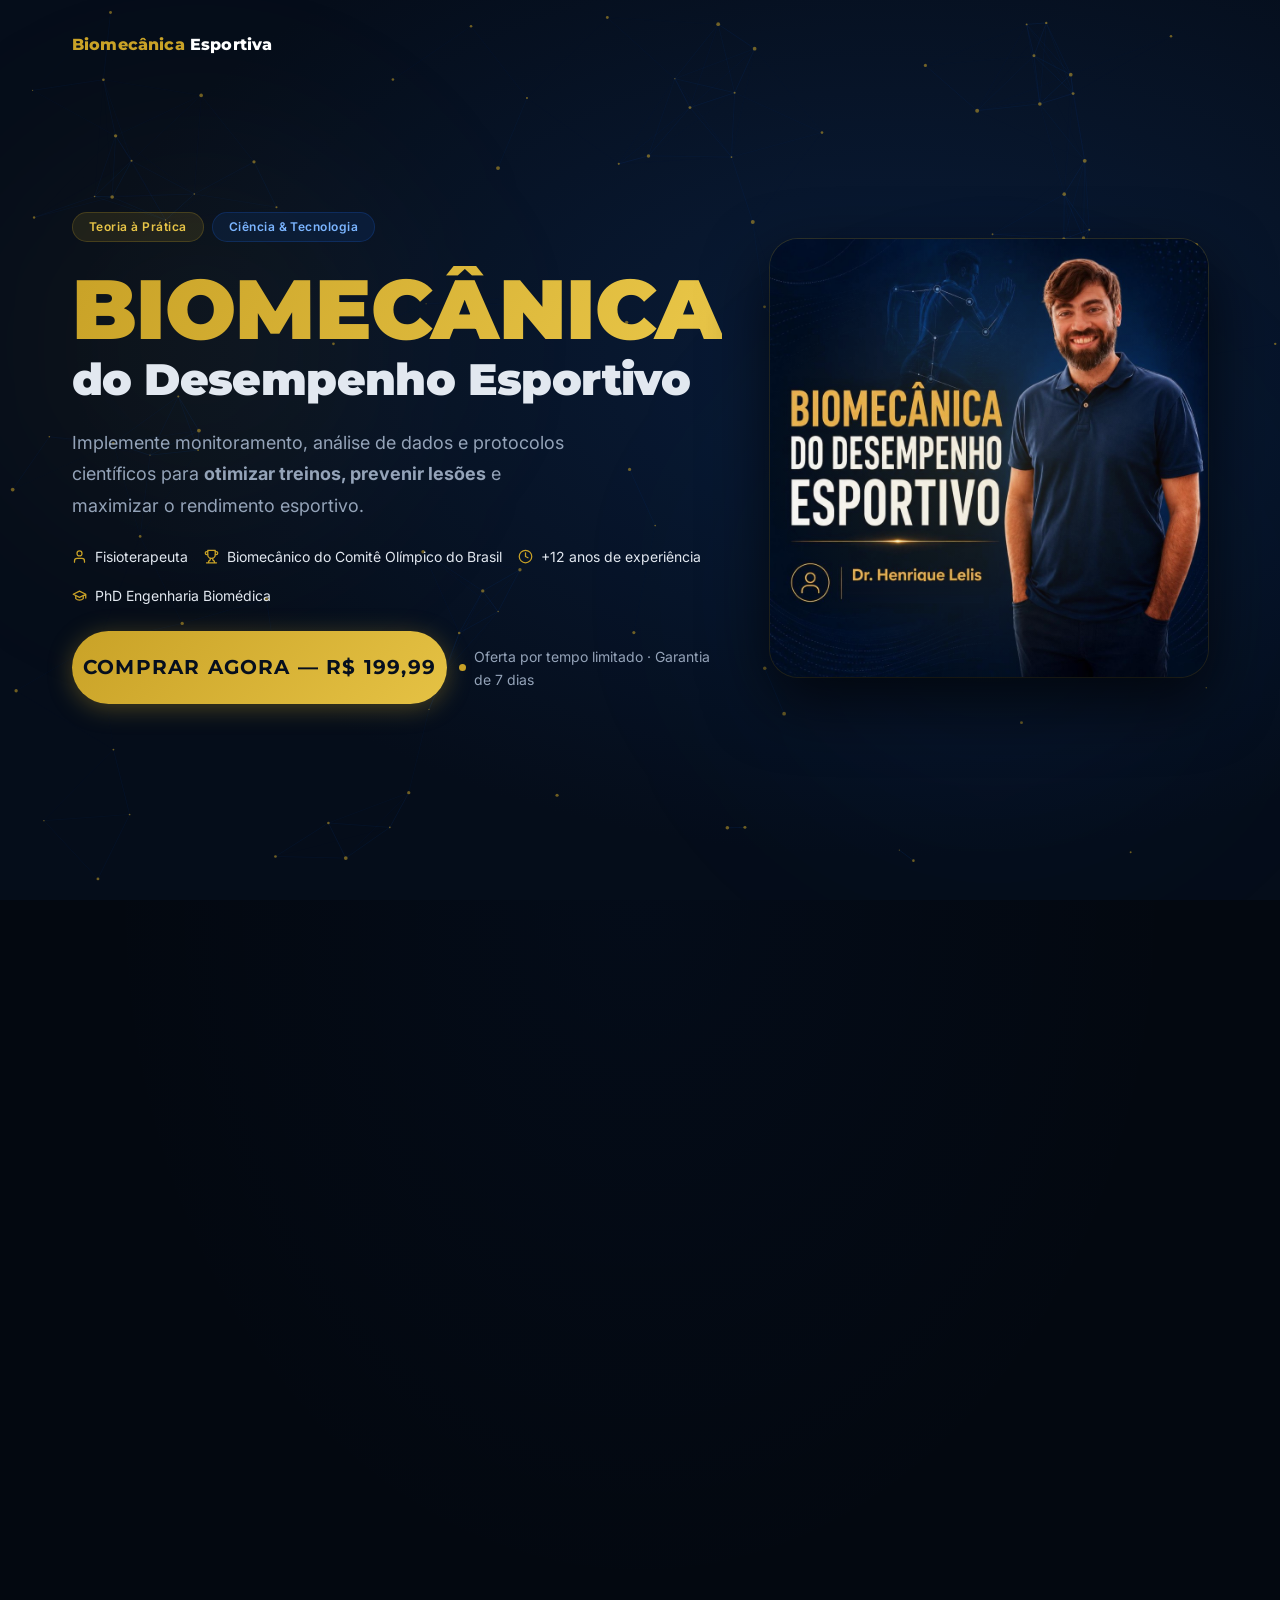
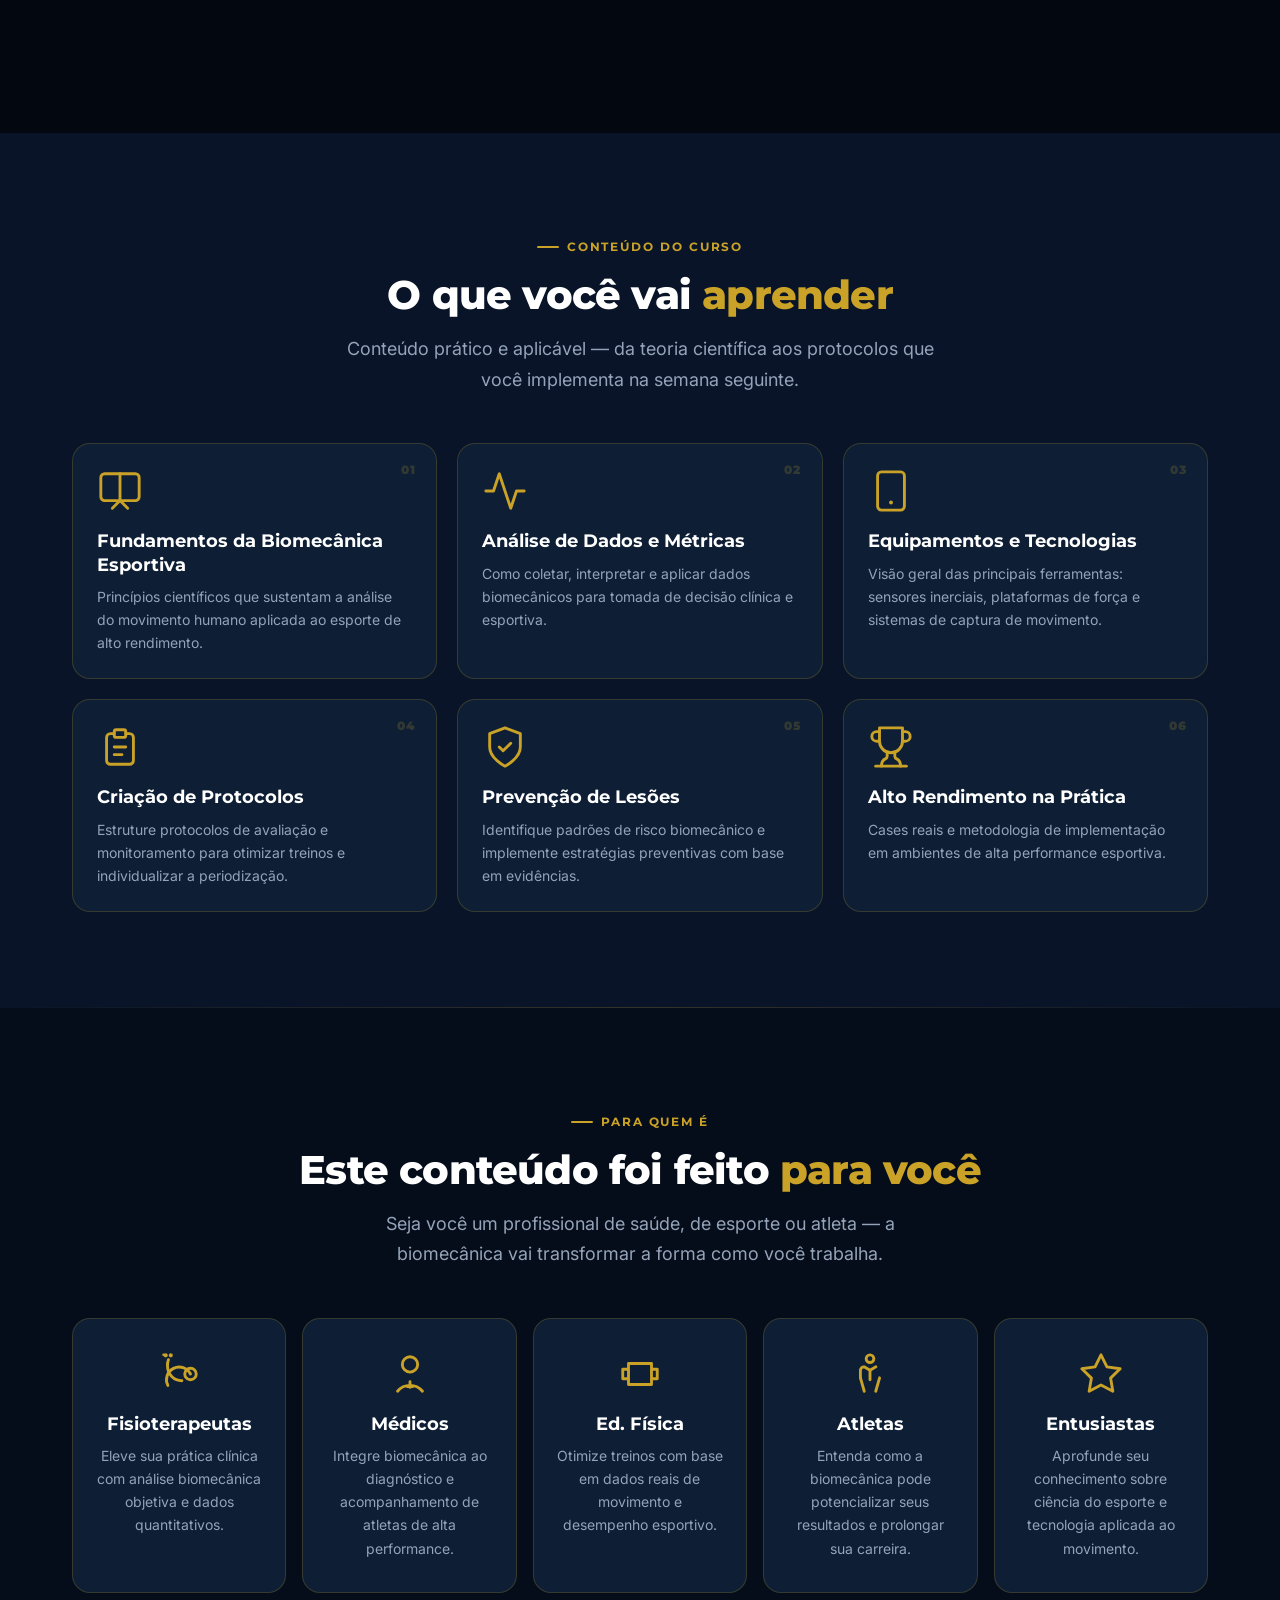
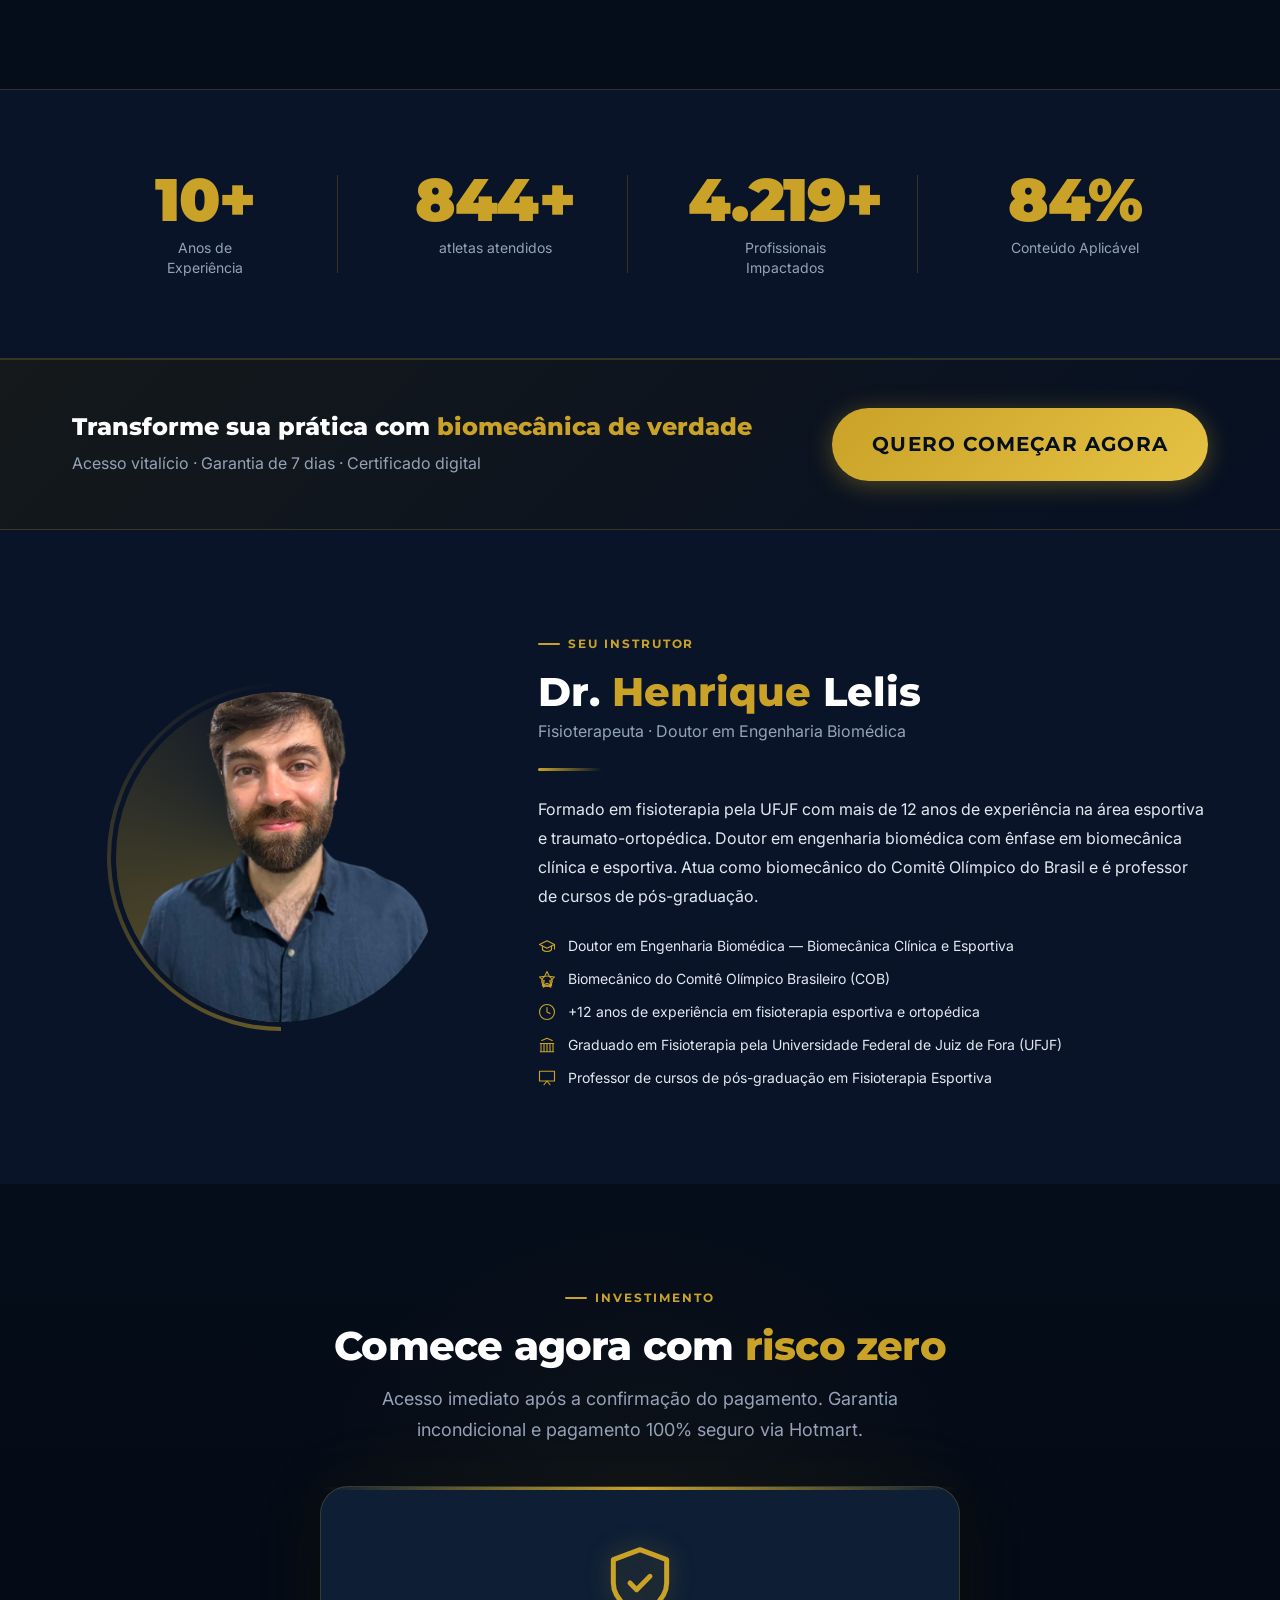
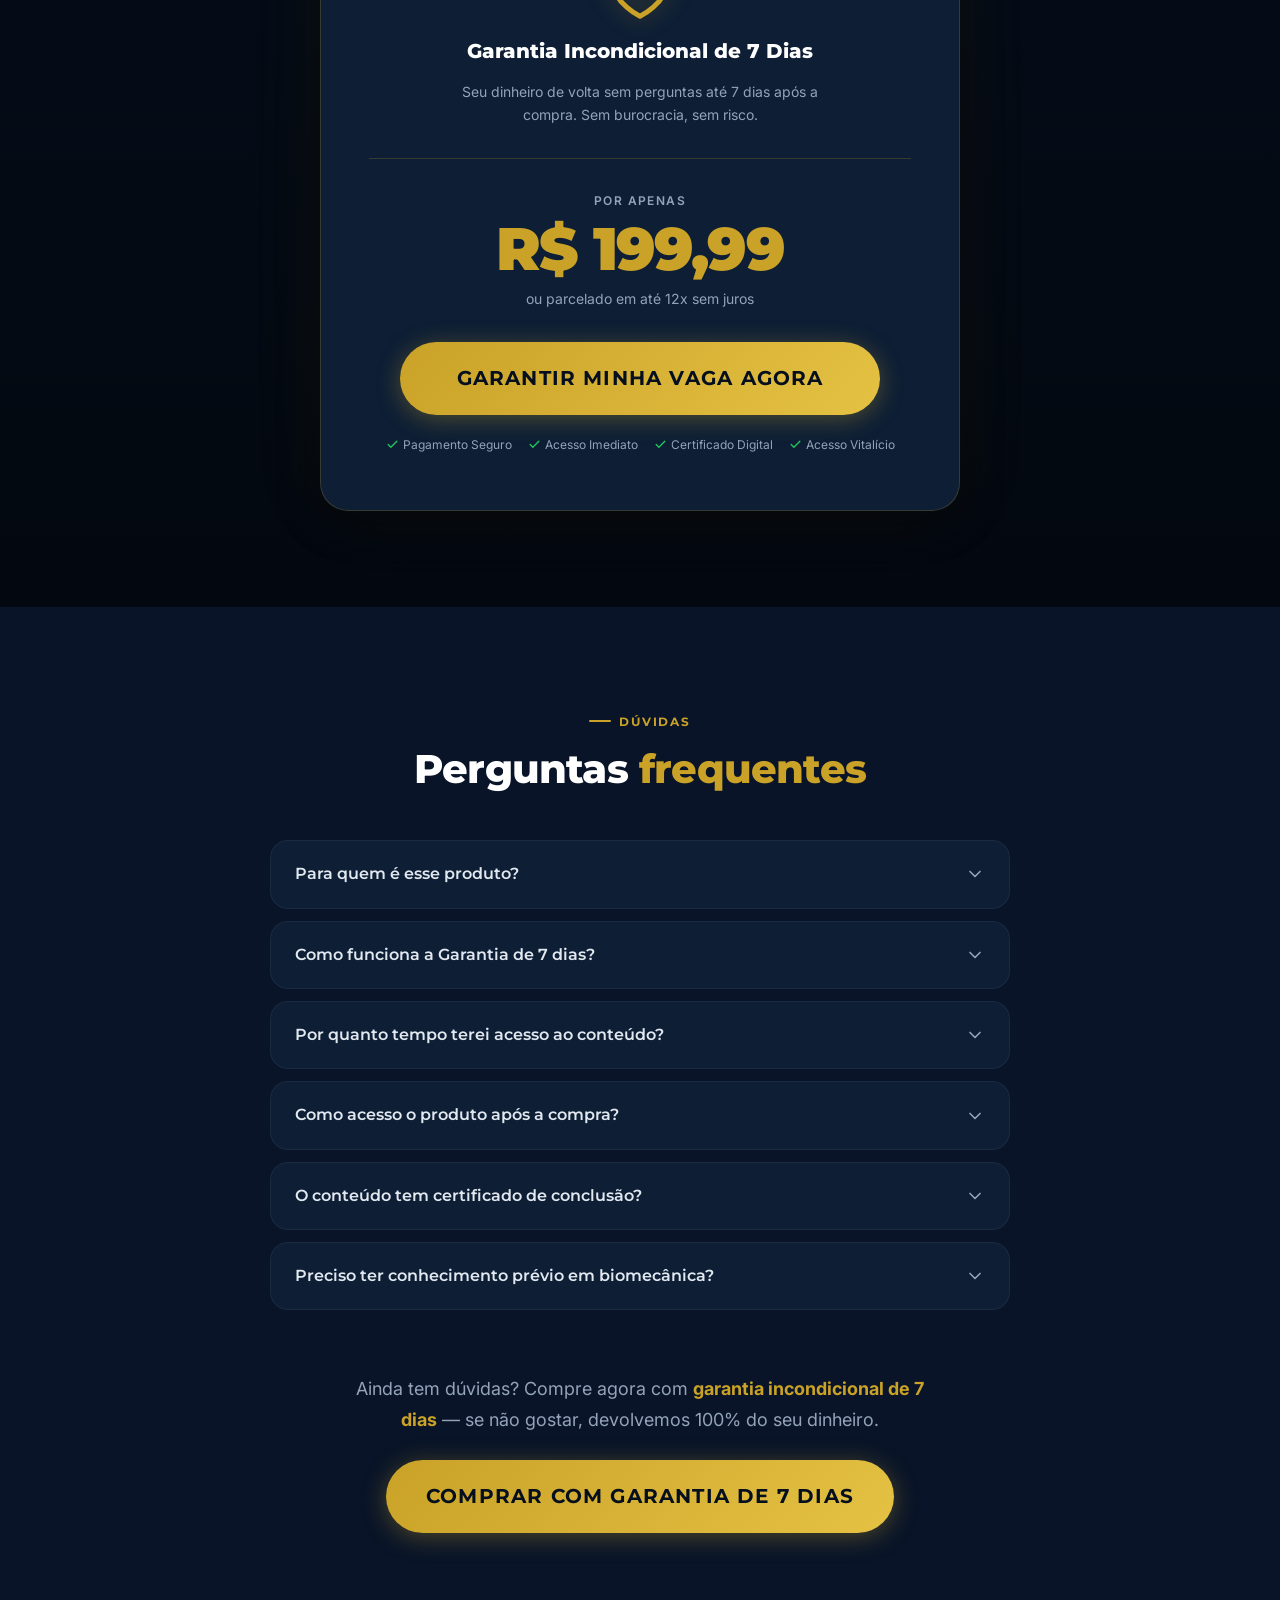
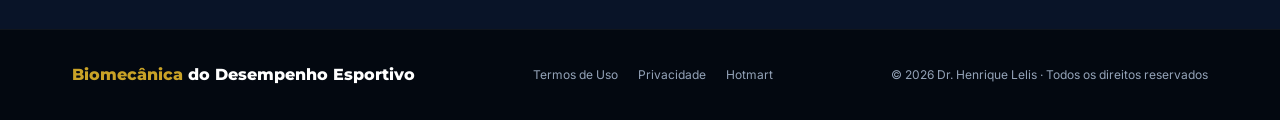
<file: index.html>
<!DOCTYPE html>
<html lang="pt-BR">
<head>
  <meta charset="UTF-8" />
  <meta name="viewport" content="width=device-width, initial-scale=1.0" />
  <meta name="description" content="Biomecânica do Desempenho Esportivo — Tecnologia aplicada ao alto rendimento com Dr. Henrique Lelis, biomecânico do Comitê Olímpico Brasileiro. Aprenda a otimizar treinos, prevenir lesões e maximizar resultados." />
  <meta name="theme-color" content="#050D1A" />

  <!-- Open Graph / Social sharing -->
  <meta property="og:type"        content="website" />
  <meta property="og:title"       content="Biomecânica do Desempenho Esportivo — Dr. Henrique Lelis" />
  <meta property="og:description" content="Implemente monitoramento, análise de dados e protocolos para otimizar treinos, prevenir lesões e maximizar resultados esportivos." />
  <meta property="og:image"       content="assets/course-cover.png" />

  <title>Biomecânica do Desempenho Esportivo — Dr. Henrique Lelis</title>

  <!-- Preconnect -->
  <link rel="preconnect" href="https://fonts.googleapis.com" />
  <link rel="preconnect" href="https://fonts.gstatic.com" crossorigin />

  <!-- Google Fonts: Montserrat (headings) + Inter (body) -->
  <link
    href="https://fonts.googleapis.com/css2?family=Inter:wght@400;500;600&family=Montserrat:wght@700;800;900&display=swap"
    rel="stylesheet"
  />

  <link rel="stylesheet" href="css/styles.css" />
</head>
<body>

  <!-- ============================================================
       STICKY HEADER
       ============================================================ -->
  <header id="header" role="banner">
    <div class="container">
      <div class="header-inner">
        <a href="#hero" class="header-logo" aria-label="Topo da página">
          <span class="header-logo-accent">Biomecânica</span>&nbsp;Esportiva
        </a>
        <nav class="header-cta" aria-label="Ação principal">
          <a
            href="https://pay.hotmart.com/W106099703H?off=2m73zvfp&amp;hotfeature=51&amp;_hi=eyJjaWQiOiIxNzgwNjkzOTU4NzcwMjk2MzYyODIxNzM1NTQ2NjAwIiwiYmlkIjoiMTc4MDY5Mzk1ODc3MDI5NjM2MjgyMTczNTU0NjYwMCIsInNpZCI6IjJkYjljOWQ3YTkzYjQ2YzU4NTVkMWRhZDUzMDUyOTJhIn0=.1781447211990&amp;bid=1781447213683"
            class="btn btn-primary"
            data-cta="header"
            aria-label="Comprar o curso agora"
          >
            <span>Comprar Agora</span>
          </a>
        </nav>
      </div>
    </div>
  </header>

  <main id="main-content">

    <!-- ============================================================
         HERO SECTION
         ============================================================ -->
    <section id="hero" aria-label="Apresentação do curso">
      <!-- Particle canvas (behind everything) -->
      <canvas id="hero-canvas" aria-hidden="true"></canvas>

      <!-- Atmospheric glow overlays -->
      <div class="hero-glow hero-glow-gold" aria-hidden="true"></div>
      <div class="hero-glow hero-glow-blue"  aria-hidden="true"></div>

      <div class="hero-inner">

        <!-- LEFT: Text content -->
        <div class="hero-content">
          <!-- Badges -->
          <div class="hero-badges">
            <span class="badge badge-gold">Teoria à Prática</span>
            <span class="badge badge-blue">Ciência &amp; Tecnologia</span>
          </div>

          <!-- Headline -->
          <h1 class="hero-headline">
            <span class="hero-headline-accent">BIOMECÂNICA</span>
            <span class="hero-headline-sub">do Desempenho Esportivo</span>
          </h1>

          <!-- Tagline -->
          <p class="hero-tagline">
            Implemente monitoramento, análise de dados e protocolos científicos
            para <strong>otimizar treinos, prevenir lesões</strong> e maximizar
            o rendimento esportivo.
          </p>

          <!-- Trust signals -->
          <ul class="hero-trust" aria-label="Credenciais do instrutor">
            <li class="trust-item">
              <svg class="trust-icon" viewBox="0 0 24 24" fill="none" stroke="currentColor" stroke-width="2" stroke-linecap="round" stroke-linejoin="round" aria-hidden="true"><path d="M20 21v-2a4 4 0 00-4-4H8a4 4 0 00-4 4v2"/><circle cx="12" cy="7" r="4"/></svg>
              <span>Fisioterapeuta</span>
            </li>
            <li class="trust-item">
              <svg class="trust-icon" viewBox="0 0 24 24" fill="none" stroke="currentColor" stroke-width="2" stroke-linecap="round" stroke-linejoin="round" aria-hidden="true"><path d="M18 2H6v7a6 6 0 0012 0V2z"/><path d="M6 9H4.5a2.5 2.5 0 010-5H6M18 9h1.5a2.5 2.5 0 000-5H18"/><path d="M4 22h16M10 14.66V17c0 .55-.47.98-.97 1.21C7.85 18.75 7 20.24 7 22M14 14.66V17c0 .55.47.98.97 1.21C16.15 18.75 17 20.24 17 22"/></svg>
              <span>Biomecânico do Comitê Olímpico do Brasil</span>
            </li>
            <li class="trust-item">
              <svg class="trust-icon" viewBox="0 0 24 24" fill="none" stroke="currentColor" stroke-width="2" stroke-linecap="round" stroke-linejoin="round" aria-hidden="true"><circle cx="12" cy="12" r="10"/><polyline points="12 6 12 12 16 14"/></svg>
              <span>+12 anos de experiência</span>
            </li>
            <li class="trust-item">
              <svg class="trust-icon" viewBox="0 0 24 24" fill="none" stroke="currentColor" stroke-width="2" stroke-linecap="round" stroke-linejoin="round" aria-hidden="true"><path d="M22 10v6M2 10l10-5 10 5-10 5z"/><path d="M6 12v5c3 3 9 3 12 0v-5"/></svg>
              <span>PhD Engenharia Biomédica</span>
            </li>
          </ul>

          <!-- CTA group -->
          <div class="hero-cta-group">
            <a
              href="https://pay.hotmart.com/W106099703H?off=2m73zvfp&amp;hotfeature=51&amp;_hi=eyJjaWQiOiIxNzgwNjkzOTU4NzcwMjk2MzYyODIxNzM1NTQ2NjAwIiwiYmlkIjoiMTc4MDY5Mzk1ODc3MDI5NjM2MjgyMTczNTU0NjYwMCIsInNpZCI6IjJkYjljOWQ3YTkzYjQ2YzU4NTVkMWRhZDUzMDUyOTJhIn0=.1781447211990&amp;bid=1781447213683"
              class="btn btn-primary btn-lg btn-pulse"
              data-cta="hero"
              aria-label="Comprar o curso Biomecânica do Desempenho Esportivo"
            >
              <span>COMPRAR AGORA — R$&nbsp;199,99</span>
            </a>
            <div class="hero-urgency" aria-live="polite">
              <span class="urgency-dot" aria-hidden="true"></span>
              <span>Oferta por tempo limitado &middot; Garantia de 7 dias</span>
            </div>
          </div>
        </div>

        <!-- RIGHT: Course cover image -->
        <div class="hero-visual">
          <div class="hero-img-container">
            <div class="hero-img-halo" aria-hidden="true"></div>

            <!-- Course cover (fallback to CSS block if missing) -->
            <img
              src="assets/course-cover.png?v=20260614-flyer"
              alt="Capa do curso Biomecânica do Desempenho Esportivo com Dr. Henrique Lelis"
              class="hero-cover-img"
              loading="eager"
              onerror="this.style.display='none';this.nextElementSibling.style.display='flex';"
            />
            <div class="hero-cover-fallback" aria-hidden="true">
              <svg width="72" height="72" viewBox="0 0 24 24" fill="none" stroke="rgba(201,162,39,0.35)" stroke-width="1" stroke-linecap="round" stroke-linejoin="round"><circle cx="12" cy="4" r="2"/><path d="M15.09 8.26L12 10l-3.09-1.74A2 2 0 007 10v4M12 10v5M7 14l2 7M17 14l-2 7"/></svg>
              <span class="hero-cover-fallback-title">BIOMECÂNICA<br/>DO DESEMPENHO<br/>ESPORTIVO</span>
            </div>
          </div>
        </div>

      </div>
    </section>

    <!-- ============================================================
         PAIN → SOLUTION SECTION
         ============================================================ -->
    <section id="pain" class="section-py" aria-labelledby="pain-heading">
      <div class="container">
        <div class="pain-header text-center" data-reveal>
          <p class="section-label">O problema</p>
          <h2 id="pain-heading" class="pain-headline">
            Você sente dificuldade de interpretar<br />
            <span>e aplicar dados quantitativos à prática?</span>
          </h2>
          <p class="pain-sub">
            Muitos profissionais sabem que os dados podem elevar a qualidade da avaliação,
            mas travam na hora de transformar números em condutas claras. Nesta aula,
            você aprende a conectar tecnologia, raciocínio clínico e aplicação prática
            para tomar decisões com mais segurança, diferenciar seu atendimento e entregar
            resultados mais objetivos.
          </p>
        </div>

        <div id="pain-grid" class="pain-grid" data-reveal aria-label="Problemas e soluções">
          <!-- Populated by JS from CONFIG.painPoints -->
        </div>
      </div>
    </section>

    <!-- ============================================================
         MODULES / WHAT YOU'LL LEARN
         ============================================================ -->
    <section id="modules" class="section-py" aria-labelledby="modules-heading">
      <div class="container">
        <div class="modules-header text-center" data-reveal>
          <p class="section-label">Conteúdo do curso</p>
          <h2 id="modules-heading" class="section-title">
            O que você vai <span>aprender</span>
          </h2>
          <p class="section-description">
            Conteúdo prático e aplicável — da teoria científica aos protocolos
            que você implementa na semana seguinte.
          </p>
        </div>

        <div id="modules-grid" class="modules-grid" data-reveal aria-label="Módulos do curso">
          <!-- Populated by JS from CONFIG.modules -->
        </div>
      </div>
    </section>

    <!-- ============================================================
         AUDIENCE — FOR WHOM
         ============================================================ -->
    <section id="audience" class="section-py" aria-labelledby="audience-heading">
      <div class="container">
        <div class="audience-header text-center" data-reveal>
          <p class="section-label">Para quem é</p>
          <h2 id="audience-heading" class="section-title">
            Este conteúdo foi feito <span>para você</span>
          </h2>
          <p class="section-description">
            Seja você um profissional de saúde, de esporte ou atleta — a
            biomecânica vai transformar a forma como você trabalha.
          </p>
        </div>

        <div id="audience-grid" class="audience-grid" data-reveal aria-label="Público-alvo do curso">
          <!-- Populated by JS from CONFIG.audience -->
        </div>
      </div>
    </section>

    <!-- ============================================================
         STATS / SOCIAL PROOF BAR
         ============================================================ -->
    <section id="stats" aria-label="Credenciais e números">
      <div class="container">
        <div id="stats-grid" class="stats-grid">
          <!-- Populated by JS from CONFIG.stats — counters animate on scroll -->
        </div>
      </div>
    </section>

    <!-- ============================================================
         MID-PAGE CTA BANNER
         ============================================================ -->
    <section id="cta-mid" aria-label="Chamada para ação">
      <div class="container">
        <div class="cta-mid-inner" data-reveal>
          <div class="cta-mid-text">
            <h2 class="cta-mid-title">
              Transforme sua prática com <span>biomecânica de verdade</span>
            </h2>
            <p class="cta-mid-desc">
              Acesso vitalício · Garantia de 7 dias · Certificado digital
            </p>
          </div>
          <a
            href="https://pay.hotmart.com/W106099703H?off=2m73zvfp&amp;hotfeature=51&amp;_hi=eyJjaWQiOiIxNzgwNjkzOTU4NzcwMjk2MzYyODIxNzM1NTQ2NjAwIiwiYmlkIjoiMTc4MDY5Mzk1ODc3MDI5NjM2MjgyMTczNTU0NjYwMCIsInNpZCI6IjJkYjljOWQ3YTkzYjQ2YzU4NTVkMWRhZDUzMDUyOTJhIn0=.1781447211990&amp;bid=1781447213683"
            class="btn btn-primary btn-lg"
            data-cta="cta_mid"
            aria-label="Adquirir o curso agora"
          >
            <span>QUERO COMEÇAR AGORA</span>
          </a>
        </div>
      </div>
    </section>

    <!-- ============================================================
         AUTHOR SECTION
         ============================================================ -->
    <section id="author" class="section-py" aria-labelledby="author-heading">
      <div class="container">
        <div class="author-grid" data-reveal>

          <!-- Photo -->
          <div class="author-img-wrapper">
            <div class="author-img-frame">
              <img
                src="assets/author.png?v=20260616"
                alt="Foto de Dr. Henrique Lelis — Fisioterapeuta e Biomecânico do COB"
                class="author-photo"
                loading="lazy"
                onerror="this.style.display='none';this.nextElementSibling.style.display='flex';"
              />
              <div class="author-initials" aria-hidden="true">HL</div>
            </div>
          </div>

          <!-- Content -->
          <div class="author-content">
            <div class="author-name-block">
              <p class="section-label">Seu instrutor</p>
              <h2 id="author-heading" class="author-name">
                Dr.&nbsp;<span>Henrique</span>&nbsp;Lelis
              </h2>
              <p class="author-role">Fisioterapeuta · Doutor em Engenharia Biomédica</p>
            </div>

            <div class="author-separator" aria-hidden="true"></div>

            <p class="author-bio">
              Formado em fisioterapia pela UFJF com mais de 12 anos de experiência
              na área esportiva e traumato-ortopédica. Doutor em engenharia biomédica
              com ênfase em biomecânica clínica e esportiva. Atua como biomecânico
              do Comitê Olímpico do Brasil e é professor de cursos de pós-graduação.
            </p>

            <ul id="author-credentials" class="credentials-list" aria-label="Credenciais do Dr. Henrique Lelis">
              <!-- Populated by JS from CONFIG.author.credentials -->
            </ul>
          </div>

        </div>
      </div>
    </section>

    <!-- ============================================================
         OFFER + GUARANTEE + PRICING SECTION
         ============================================================ -->
    <section id="offer" class="section-py" aria-labelledby="offer-heading">
      <div class="container">
        <div class="text-center" data-reveal style="margin-bottom: var(--sp-10)">
          <p class="section-label">Investimento</p>
          <h2 id="offer-heading" class="section-title">
            Comece agora com <span>risco zero</span>
          </h2>
          <p class="section-description">
            Acesso imediato após a confirmação do pagamento.
            Garantia incondicional e pagamento 100% seguro via Hotmart.
          </p>
        </div>

        <div class="offer-card" data-reveal>
          <!-- Gold top bar via ::before pseudo -->

          <!-- Guarantee -->
          <div class="guarantee-block">
            <svg
              class="guarantee-shield"
              viewBox="0 0 24 24"
              fill="none"
              stroke="currentColor"
              stroke-width="1.5"
              stroke-linecap="round"
              stroke-linejoin="round"
              aria-label="Ícone de garantia"
            >
              <path d="M12 22s8-4 8-10V5l-8-3-8 3v7c0 6 8 10 8 10z"/>
              <polyline points="9 12 11 14 15 10"/>
            </svg>
            <p id="guarantee-title" class="guarantee-title">
              Garantia Incondicional de 7 Dias
            </p>
            <p id="guarantee-desc" class="guarantee-desc">
              Seu dinheiro de volta sem perguntas até 7 dias após a compra.
              Sem burocracia, sem risco.
            </p>
          </div>

          <div class="offer-divider" aria-hidden="true"></div>

          <!-- Pricing -->
          <div class="offer-price-block">
            <p class="offer-label">por apenas</p>
            <p id="offer-price" class="offer-price">R$&nbsp;199,99</p>
            <p id="offer-installments" class="offer-installments">
              ou parcelado em até 12x sem juros
            </p>
          </div>

          <!-- CTA -->
          <div class="offer-cta-wrapper">
            <a
              href="https://pay.hotmart.com/W106099703H?off=2m73zvfp&amp;hotfeature=51&amp;_hi=eyJjaWQiOiIxNzgwNjkzOTU4NzcwMjk2MzYyODIxNzM1NTQ2NjAwIiwiYmlkIjoiMTc4MDY5Mzk1ODc3MDI5NjM2MjgyMTczNTU0NjYwMCIsInNpZCI6IjJkYjljOWQ3YTkzYjQ2YzU4NTVkMWRhZDUzMDUyOTJhIn0=.1781447211990&amp;bid=1781447213683"
              class="btn btn-primary btn-xl btn-pulse"
              data-cta="offer"
              aria-label="Garantir minha vaga no curso agora"
            >
              <span>GARANTIR MINHA VAGA AGORA</span>
            </a>

            <!-- Security badges -->
            <ul class="offer-security" aria-label="Selos de segurança">
              <li class="security-item">
                <svg class="security-icon" viewBox="0 0 24 24" fill="none" stroke="currentColor" stroke-width="2.5" stroke-linecap="round" stroke-linejoin="round" aria-hidden="true"><polyline points="20 6 9 17 4 12"/></svg>
                <span>Pagamento Seguro</span>
              </li>
              <li class="security-item">
                <svg class="security-icon" viewBox="0 0 24 24" fill="none" stroke="currentColor" stroke-width="2.5" stroke-linecap="round" stroke-linejoin="round" aria-hidden="true"><polyline points="20 6 9 17 4 12"/></svg>
                <span>Acesso Imediato</span>
              </li>
              <li class="security-item">
                <svg class="security-icon" viewBox="0 0 24 24" fill="none" stroke="currentColor" stroke-width="2.5" stroke-linecap="round" stroke-linejoin="round" aria-hidden="true"><polyline points="20 6 9 17 4 12"/></svg>
                <span>Certificado Digital</span>
              </li>
              <li class="security-item">
                <svg class="security-icon" viewBox="0 0 24 24" fill="none" stroke="currentColor" stroke-width="2.5" stroke-linecap="round" stroke-linejoin="round" aria-hidden="true"><polyline points="20 6 9 17 4 12"/></svg>
                <span>Acesso Vitalício</span>
              </li>
            </ul>
          </div>
        </div>

      </div>
    </section>

    <!-- ============================================================
         FAQ SECTION
         ============================================================ -->
    <section id="faq" class="section-py" aria-labelledby="faq-heading">
      <div class="container">
        <div class="faq-header text-center" data-reveal>
          <p class="section-label">Dúvidas</p>
          <h2 id="faq-heading" class="section-title">
            Perguntas <span>frequentes</span>
          </h2>
        </div>

        <div id="faq-list" data-reveal aria-label="Perguntas frequentes sobre o curso">
          <!-- Populated by JS from CONFIG.faq -->
        </div>

        <!-- Bottom CTA after FAQ -->
        <div class="text-center" style="margin-top: var(--sp-16)" data-reveal>
          <p class="section-description" style="margin-bottom: var(--sp-6)">
            Ainda tem dúvidas? Compre agora com <strong style="color:var(--clr-gold)">garantia incondicional de 7 dias</strong> — se não gostar, devolvemos 100% do seu dinheiro.
          </p>
          <a
            href="https://pay.hotmart.com/W106099703H?off=2m73zvfp&amp;hotfeature=51&amp;_hi=eyJjaWQiOiIxNzgwNjkzOTU4NzcwMjk2MzYyODIxNzM1NTQ2NjAwIiwiYmlkIjoiMTc4MDY5Mzk1ODc3MDI5NjM2MjgyMTczNTU0NjYwMCIsInNpZCI6IjJkYjljOWQ3YTkzYjQ2YzU4NTVkMWRhZDUzMDUyOTJhIn0=.1781447211990&amp;bid=1781447213683"
            class="btn btn-primary btn-lg"
            data-cta="faq_bottom"
            aria-label="Comprar o curso com garantia"
          >
            <span>COMPRAR COM GARANTIA DE 7 DIAS</span>
          </a>
        </div>

      </div>
    </section>

  </main><!-- /main -->

  <!-- ============================================================
       FOOTER
       ============================================================ -->
  <footer role="contentinfo">
    <div class="container">
      <div class="footer-inner">
        <div class="footer-logo">
          <span>Biomecânica</span>&nbsp;do Desempenho Esportivo
        </div>

        <nav class="footer-links" aria-label="Links do rodapé">
          <a href="https://www.hotmart.com/terms" target="_blank" rel="noopener noreferrer">Termos de Uso</a>
          <a href="https://www.hotmart.com/privacy" target="_blank" rel="noopener noreferrer">Privacidade</a>
          <a href="https://www.hotmart.com" target="_blank" rel="noopener noreferrer">Hotmart</a>
        </nav>

        <p class="footer-copy">
          &copy; 2026 Dr. Henrique Lelis &middot; Todos os direitos reservados
        </p>
      </div>
    </div>
  </footer>

  <!-- ============================================================
       FLOATING MOBILE CTA
       ============================================================ -->
  <div id="floating-cta" role="complementary" aria-label="Compra rápida">
    <a
      href="https://pay.hotmart.com/W106099703H?off=2m73zvfp&amp;hotfeature=51&amp;_hi=eyJjaWQiOiIxNzgwNjkzOTU4NzcwMjk2MzYyODIxNzM1NTQ2NjAwIiwiYmlkIjoiMTc4MDY5Mzk1ODc3MDI5NjM2MjgyMTczNTU0NjYwMCIsInNpZCI6IjJkYjljOWQ3YTkzYjQ2YzU4NTVkMWRhZDUzMDUyOTJhIn0=.1781447211990&amp;bid=1781447213683"
      class="floating-btn"
      data-cta="floating"
      aria-label="Comprar o curso agora por R$ 199,99"
    >
      COMPRAR AGORA — R$&nbsp;199,99
    </a>
  </div>

  <script src="js/main.js?v=20260614-checkout"></script>
</body>
</html>
</file>
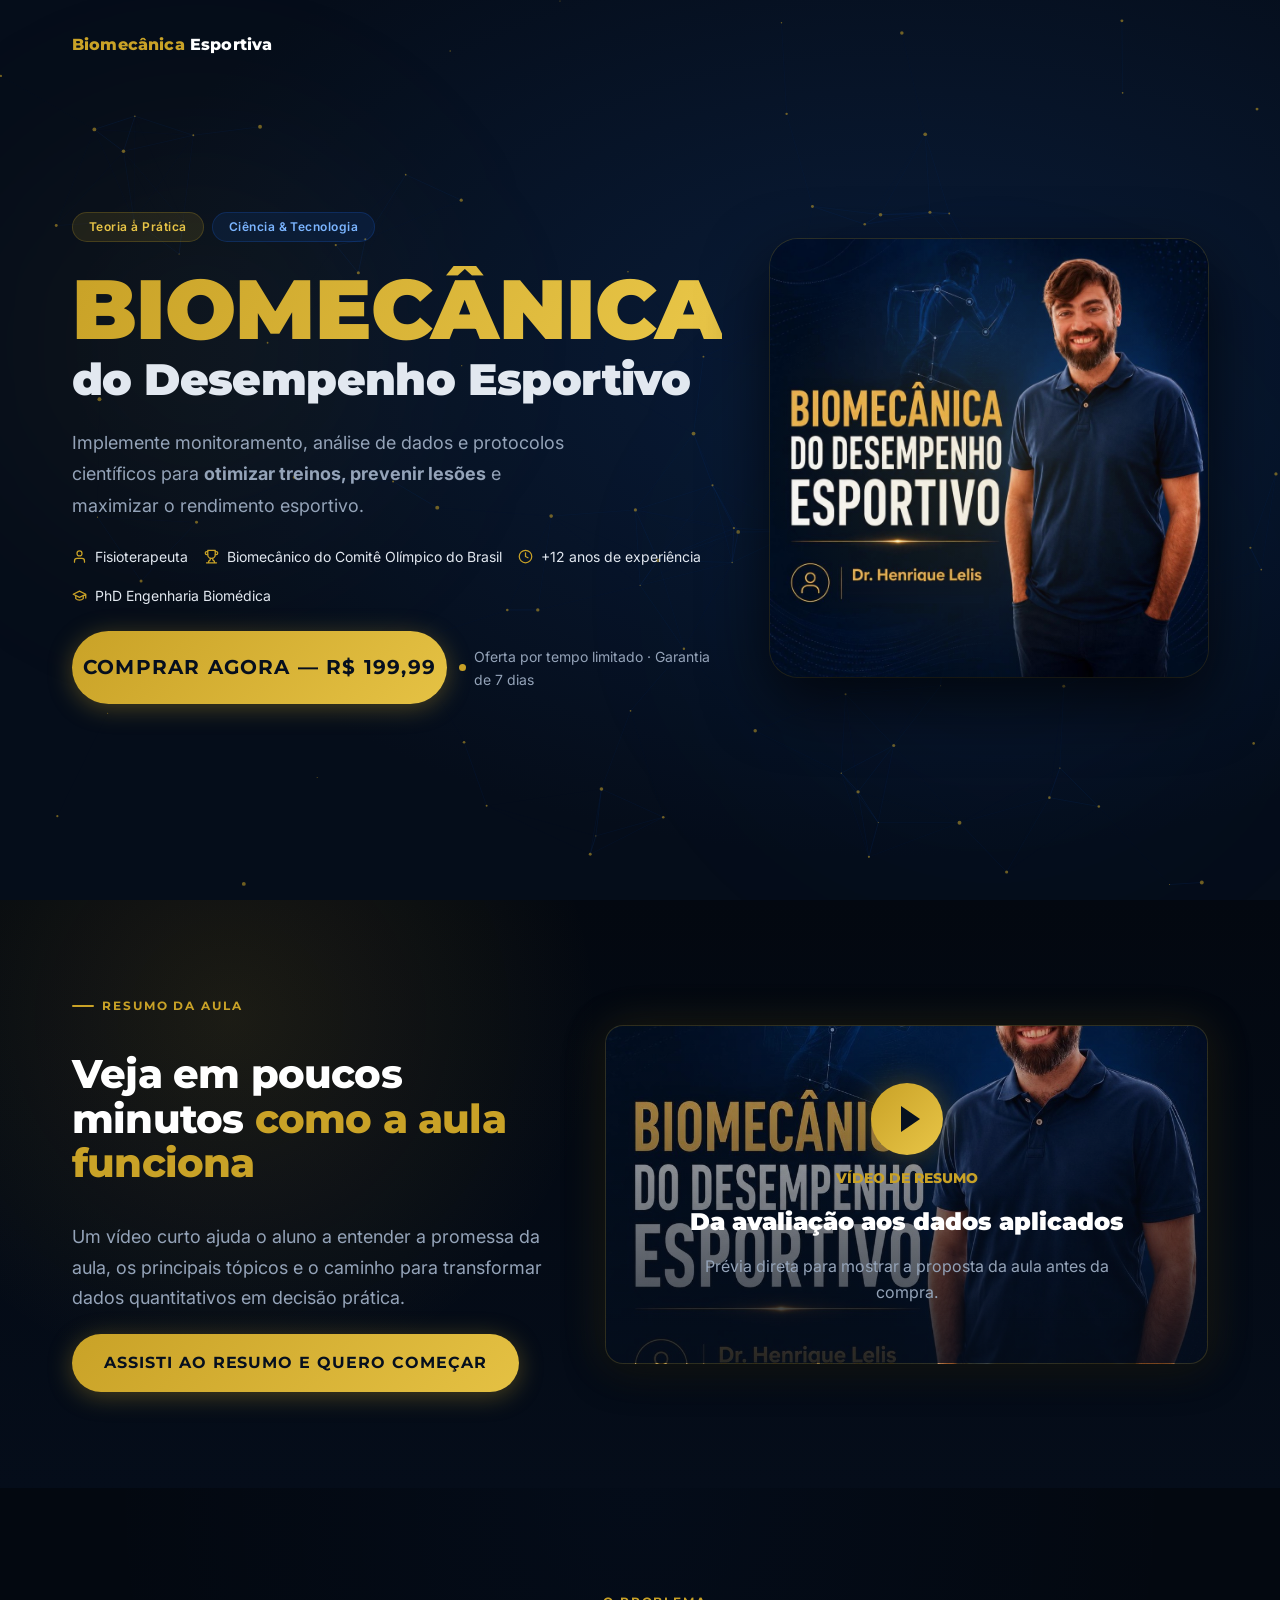
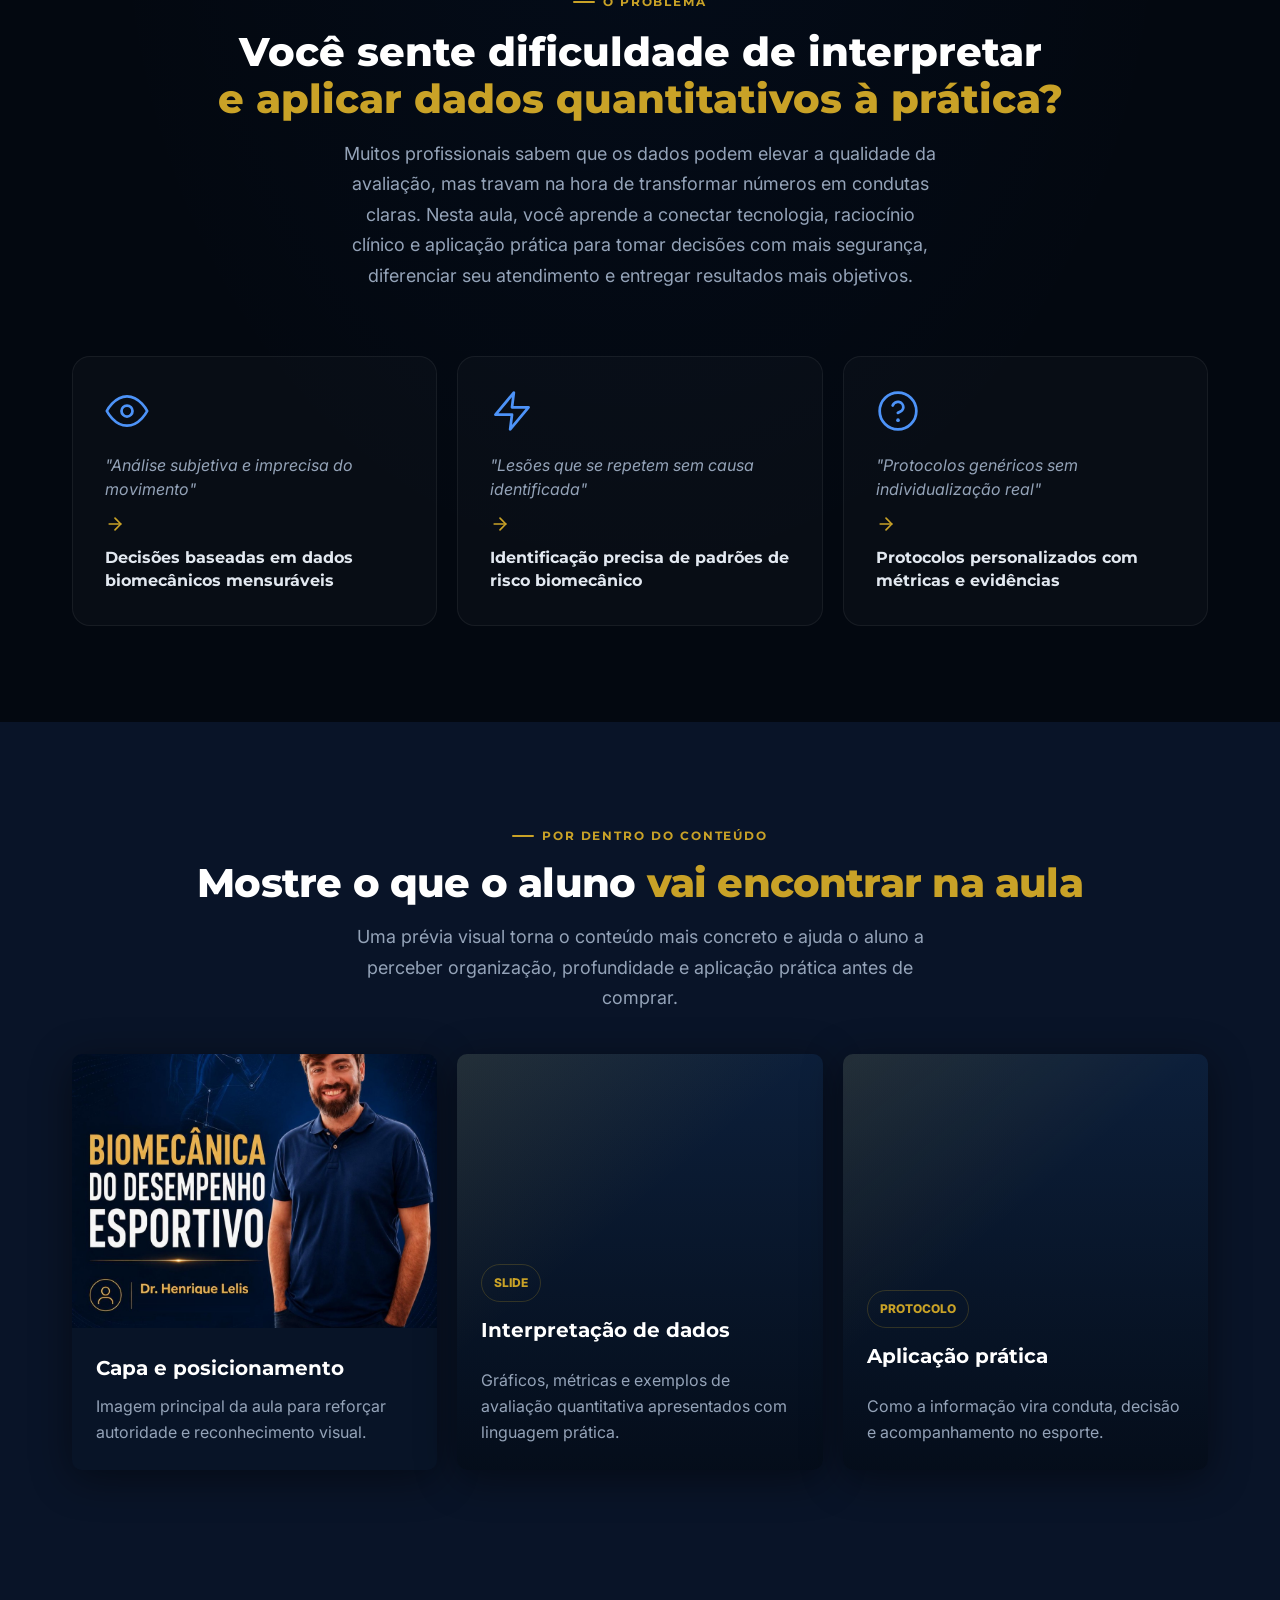
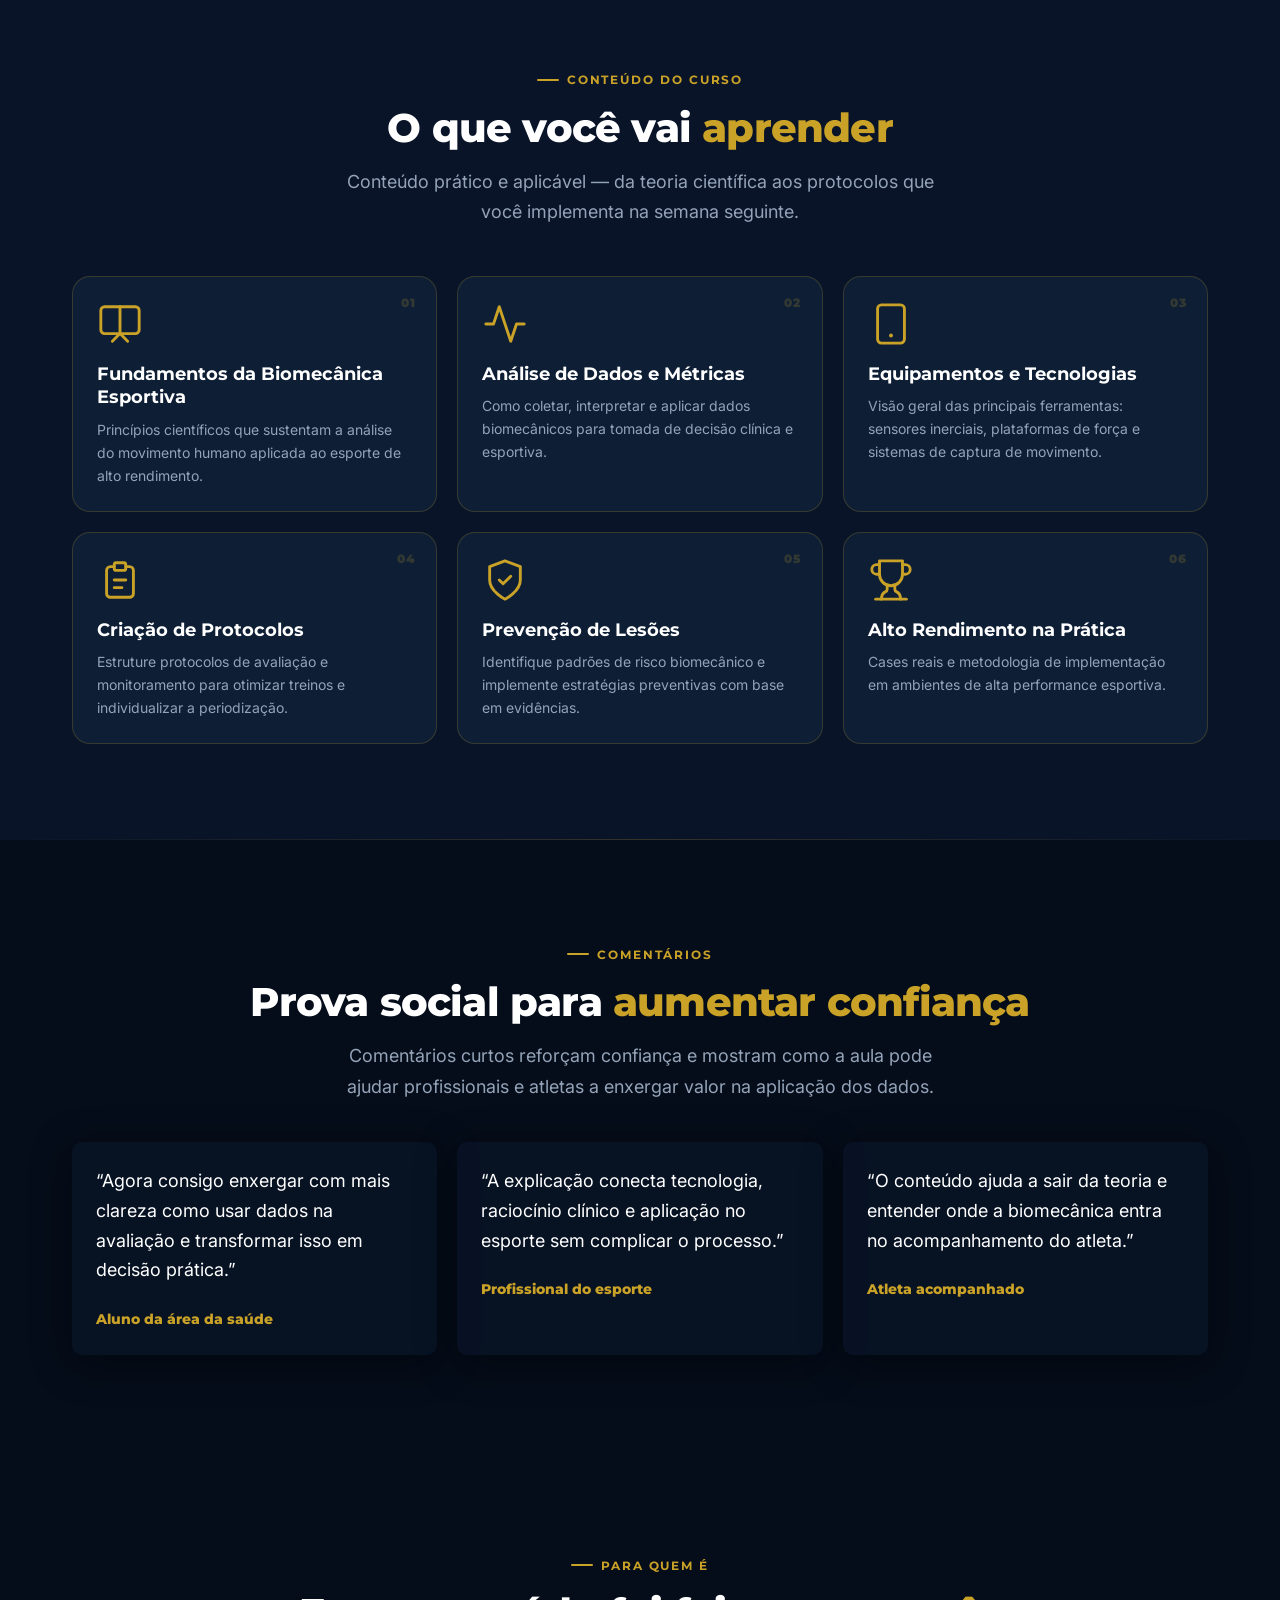
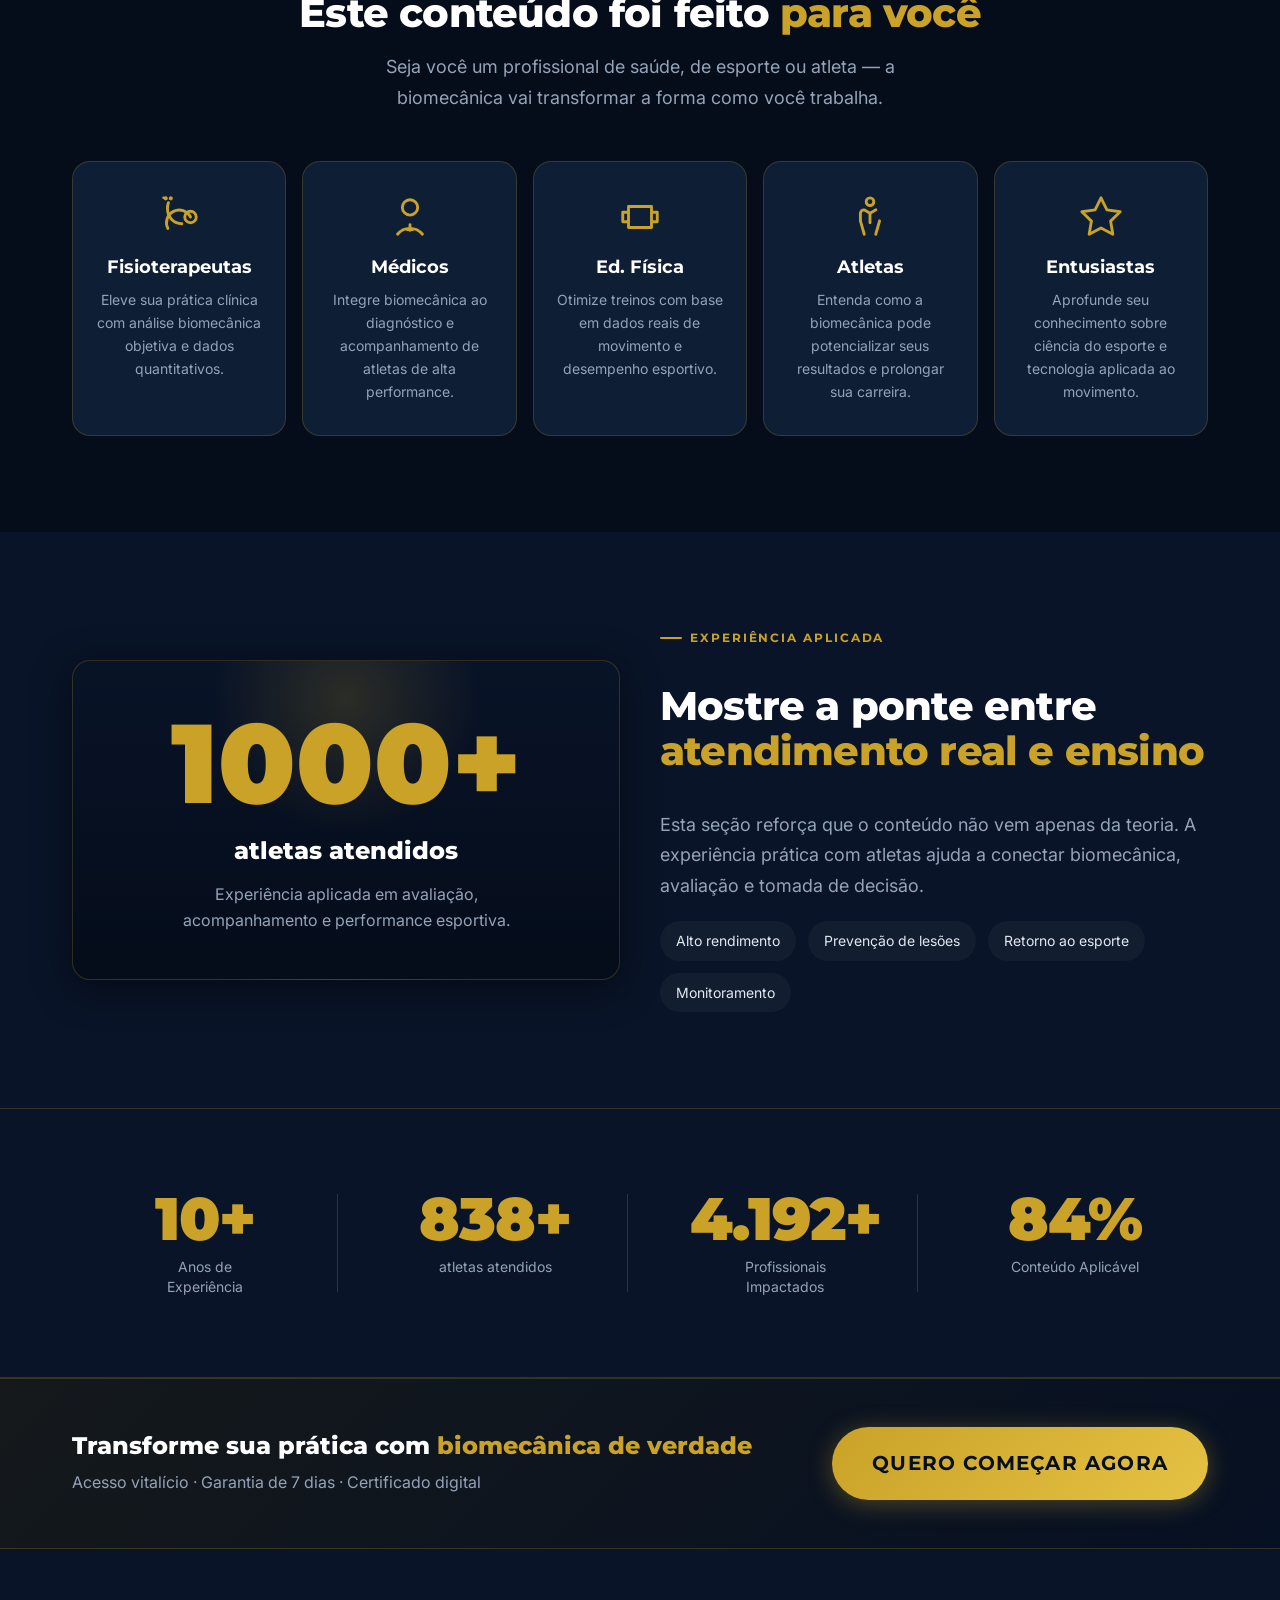
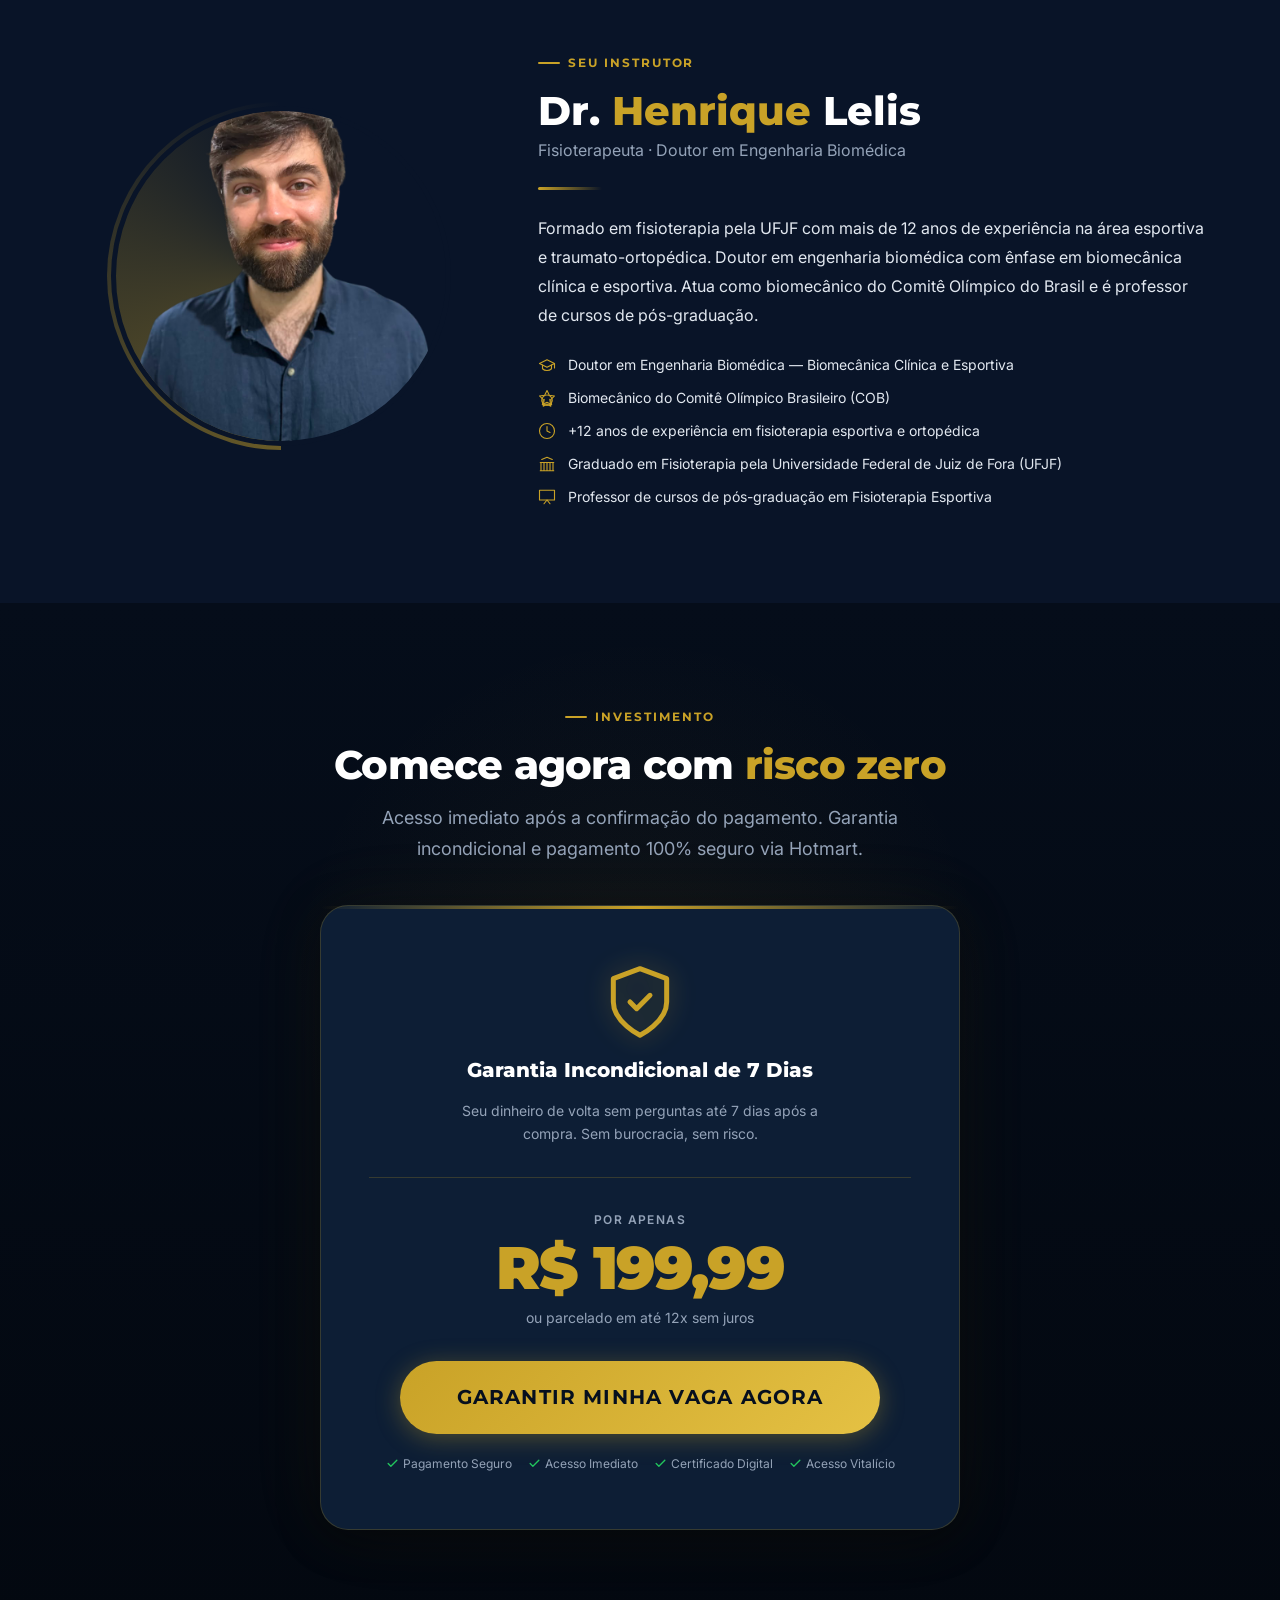
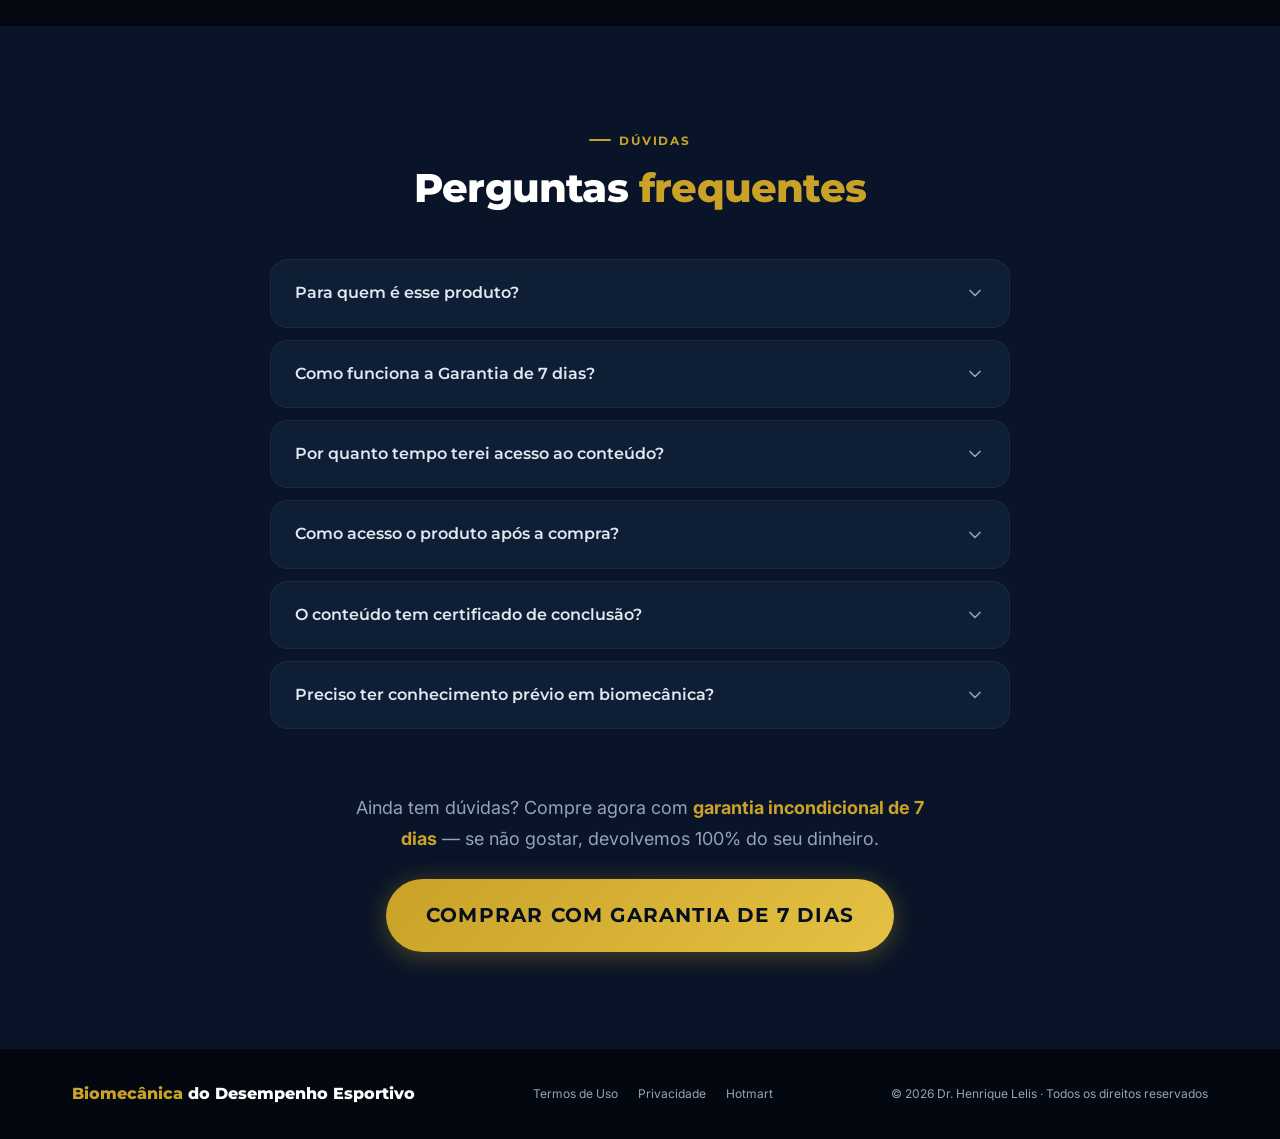
<file: resumo-aula.html>
<!DOCTYPE html>
<html lang="pt-BR">
<head>
  <meta charset="UTF-8" />
  <meta name="viewport" content="width=device-width, initial-scale=1.0" />
  <meta name="description" content="Biomecânica do Desempenho Esportivo — Tecnologia aplicada ao alto rendimento com Dr. Henrique Lelis, biomecânico do Comitê Olímpico Brasileiro. Aprenda a otimizar treinos, prevenir lesões e maximizar resultados." />
  <meta name="theme-color" content="#050D1A" />

  <!-- Open Graph / Social sharing -->
  <meta property="og:type"        content="website" />
  <meta property="og:title"       content="Biomecânica do Desempenho Esportivo — Dr. Henrique Lelis" />
  <meta property="og:description" content="Implemente monitoramento, análise de dados e protocolos para otimizar treinos, prevenir lesões e maximizar resultados esportivos." />
  <meta property="og:image"       content="assets/course-cover.png" />

  <title>Resumo da Aula — Biomecânica do Desempenho Esportivo</title>

  <!-- Preconnect -->
  <link rel="preconnect" href="https://fonts.googleapis.com" />
  <link rel="preconnect" href="https://fonts.gstatic.com" crossorigin />

  <!-- Google Fonts: Montserrat (headings) + Inter (body) -->
  <link
    href="https://fonts.googleapis.com/css2?family=Inter:wght@400;500;600&family=Montserrat:wght@700;800;900&display=swap"
    rel="stylesheet"
  />

  <link rel="stylesheet" href="css/styles.css?v=20260616-alt" />
</head>
<body>

  <!-- ============================================================
       STICKY HEADER
       ============================================================ -->
  <header id="header" role="banner">
    <div class="container">
      <div class="header-inner">
        <a href="#hero" class="header-logo" aria-label="Topo da página">
          <span class="header-logo-accent">Biomecânica</span>&nbsp;Esportiva
        </a>
        <nav class="header-cta" aria-label="Ação principal">
          <a
            href="https://pay.hotmart.com/W106099703H?off=2m73zvfp&amp;hotfeature=51&amp;_hi=eyJjaWQiOiIxNzgwNjkzOTU4NzcwMjk2MzYyODIxNzM1NTQ2NjAwIiwiYmlkIjoiMTc4MDY5Mzk1ODc3MDI5NjM2MjgyMTczNTU0NjYwMCIsInNpZCI6IjJkYjljOWQ3YTkzYjQ2YzU4NTVkMWRhZDUzMDUyOTJhIn0=.1781447211990&amp;bid=1781447213683"
            class="btn btn-primary"
            data-cta="header"
            aria-label="Comprar o curso agora"
          >
            <span>Comprar Agora</span>
          </a>
        </nav>
      </div>
    </div>
  </header>

  <main id="main-content">

    <!-- ============================================================
         HERO SECTION
         ============================================================ -->
    <section id="hero" aria-label="Apresentação do curso">
      <!-- Particle canvas (behind everything) -->
      <canvas id="hero-canvas" aria-hidden="true"></canvas>

      <!-- Atmospheric glow overlays -->
      <div class="hero-glow hero-glow-gold" aria-hidden="true"></div>
      <div class="hero-glow hero-glow-blue"  aria-hidden="true"></div>

      <div class="hero-inner">

        <!-- LEFT: Text content -->
        <div class="hero-content">
          <!-- Badges -->
          <div class="hero-badges">
            <span class="badge badge-gold">Teoria à Prática</span>
            <span class="badge badge-blue">Ciência &amp; Tecnologia</span>
          </div>

          <!-- Headline -->
          <h1 class="hero-headline">
            <span class="hero-headline-accent">BIOMECÂNICA</span>
            <span class="hero-headline-sub">do Desempenho Esportivo</span>
          </h1>

          <!-- Tagline -->
          <p class="hero-tagline">
            Implemente monitoramento, análise de dados e protocolos científicos
            para <strong>otimizar treinos, prevenir lesões</strong> e maximizar
            o rendimento esportivo.
          </p>

          <!-- Trust signals -->
          <ul class="hero-trust" aria-label="Credenciais do instrutor">
            <li class="trust-item">
              <svg class="trust-icon" viewBox="0 0 24 24" fill="none" stroke="currentColor" stroke-width="2" stroke-linecap="round" stroke-linejoin="round" aria-hidden="true"><path d="M20 21v-2a4 4 0 00-4-4H8a4 4 0 00-4 4v2"/><circle cx="12" cy="7" r="4"/></svg>
              <span>Fisioterapeuta</span>
            </li>
            <li class="trust-item">
              <svg class="trust-icon" viewBox="0 0 24 24" fill="none" stroke="currentColor" stroke-width="2" stroke-linecap="round" stroke-linejoin="round" aria-hidden="true"><path d="M18 2H6v7a6 6 0 0012 0V2z"/><path d="M6 9H4.5a2.5 2.5 0 010-5H6M18 9h1.5a2.5 2.5 0 000-5H18"/><path d="M4 22h16M10 14.66V17c0 .55-.47.98-.97 1.21C7.85 18.75 7 20.24 7 22M14 14.66V17c0 .55.47.98.97 1.21C16.15 18.75 17 20.24 17 22"/></svg>
              <span>Biomecânico do Comitê Olímpico do Brasil</span>
            </li>
            <li class="trust-item">
              <svg class="trust-icon" viewBox="0 0 24 24" fill="none" stroke="currentColor" stroke-width="2" stroke-linecap="round" stroke-linejoin="round" aria-hidden="true"><circle cx="12" cy="12" r="10"/><polyline points="12 6 12 12 16 14"/></svg>
              <span>+12 anos de experiência</span>
            </li>
            <li class="trust-item">
              <svg class="trust-icon" viewBox="0 0 24 24" fill="none" stroke="currentColor" stroke-width="2" stroke-linecap="round" stroke-linejoin="round" aria-hidden="true"><path d="M22 10v6M2 10l10-5 10 5-10 5z"/><path d="M6 12v5c3 3 9 3 12 0v-5"/></svg>
              <span>PhD Engenharia Biomédica</span>
            </li>
          </ul>

          <!-- CTA group -->
          <div class="hero-cta-group">
            <a
              href="https://pay.hotmart.com/W106099703H?off=2m73zvfp&amp;hotfeature=51&amp;_hi=eyJjaWQiOiIxNzgwNjkzOTU4NzcwMjk2MzYyODIxNzM1NTQ2NjAwIiwiYmlkIjoiMTc4MDY5Mzk1ODc3MDI5NjM2MjgyMTczNTU0NjYwMCIsInNpZCI6IjJkYjljOWQ3YTkzYjQ2YzU4NTVkMWRhZDUzMDUyOTJhIn0=.1781447211990&amp;bid=1781447213683"
              class="btn btn-primary btn-lg btn-pulse"
              data-cta="hero"
              aria-label="Comprar o curso Biomecânica do Desempenho Esportivo"
            >
              <span>COMPRAR AGORA — R$&nbsp;199,99</span>
            </a>
            <div class="hero-urgency" aria-live="polite">
              <span class="urgency-dot" aria-hidden="true"></span>
              <span>Oferta por tempo limitado &middot; Garantia de 7 dias</span>
            </div>
          </div>
        </div>

        <!-- RIGHT: Course cover image -->
        <div class="hero-visual">
          <div class="hero-img-container">
            <div class="hero-img-halo" aria-hidden="true"></div>

            <!-- Course cover (fallback to CSS block if missing) -->
            <img
              src="assets/course-cover.png?v=20260614-flyer"
              alt="Capa do curso Biomecânica do Desempenho Esportivo com Dr. Henrique Lelis"
              class="hero-cover-img"
              loading="eager"
              onerror="this.style.display='none';this.nextElementSibling.style.display='flex';"
            />
            <div class="hero-cover-fallback" aria-hidden="true">
              <svg width="72" height="72" viewBox="0 0 24 24" fill="none" stroke="rgba(201,162,39,0.35)" stroke-width="1" stroke-linecap="round" stroke-linejoin="round"><circle cx="12" cy="4" r="2"/><path d="M15.09 8.26L12 10l-3.09-1.74A2 2 0 007 10v4M12 10v5M7 14l2 7M17 14l-2 7"/></svg>
              <span class="hero-cover-fallback-title">BIOMECÂNICA<br/>DO DESEMPENHO<br/>ESPORTIVO</span>
            </div>
          </div>
        </div>

      </div>
    </section>

    <!-- ============================================================
         VIDEO SUMMARY SECTION
         ============================================================ -->
    <section id="video-resumo" class="section-py alt-showcase" aria-labelledby="video-resumo-heading">
      <div class="container">
        <div class="alt-section-grid" data-reveal>
          <div class="alt-section-copy">
            <p class="section-label">Resumo da aula</p>
            <h2 id="video-resumo-heading" class="section-title">
              Veja em poucos minutos <span>como a aula funciona</span>
            </h2>
            <p class="section-description">
              Um vídeo curto ajuda o aluno a entender a promessa da aula, os principais
              tópicos e o caminho para transformar dados quantitativos em decisão prática.
            </p>
            <a
              href="https://pay.hotmart.com/W106099703H?off=2m73zvfp&amp;hotfeature=51&amp;_hi=eyJjaWQiOiIxNzgwNjkzOTU4NzcwMjk2MzYyODIxNzM1NTQ2NjAwIiwiYmlkIjoiMTc4MDY5Mzk1ODc3MDI5NjM2MjgyMTczNTU0NjYwMCIsInNpZCI6IjJkYjljOWQ3YTkzYjQ2YzU4NTVkMWRhZDUzMDUyOTJhIn0=.1781447211990&amp;bid=1781447213683"
              class="btn btn-primary"
              data-cta="video_summary"
              aria-label="Comprar após assistir ao resumo da aula"
            >
              <span>ASSISTI AO RESUMO E QUERO COMEÇAR</span>
            </a>
          </div>

          <div class="video-preview" aria-label="Espaço para vídeo de resumo da aula">
            <div class="video-preview-inner">
              <span class="video-play" aria-hidden="true"></span>
              <p class="video-kicker">Vídeo de resumo</p>
              <p class="video-title">Da avaliação aos dados aplicados</p>
              <p class="video-note">Prévia direta para mostrar a proposta da aula antes da compra.</p>
            </div>
          </div>
        </div>
      </div>
    </section>

    <!-- ============================================================
         PAIN → SOLUTION SECTION
         ============================================================ -->
    <section id="pain" class="section-py" aria-labelledby="pain-heading">
      <div class="container">
        <div class="pain-header text-center" data-reveal>
          <p class="section-label">O problema</p>
          <h2 id="pain-heading" class="pain-headline">
            Você sente dificuldade de interpretar<br />
            <span>e aplicar dados quantitativos à prática?</span>
          </h2>
          <p class="pain-sub">
            Muitos profissionais sabem que os dados podem elevar a qualidade da avaliação,
            mas travam na hora de transformar números em condutas claras. Nesta aula,
            você aprende a conectar tecnologia, raciocínio clínico e aplicação prática
            para tomar decisões com mais segurança, diferenciar seu atendimento e entregar
            resultados mais objetivos.
          </p>
        </div>

        <div id="pain-grid" class="pain-grid" data-reveal aria-label="Problemas e soluções">
          <!-- Populated by JS from CONFIG.painPoints -->
        </div>
      </div>
    </section>

    <!-- ============================================================
         CONTENT PREVIEW SECTION
         ============================================================ -->
    <section id="conteudo-preview" class="section-py alt-band" aria-labelledby="conteudo-preview-heading">
      <div class="container">
        <div class="text-center" data-reveal>
          <p class="section-label">Por dentro do conteúdo</p>
          <h2 id="conteudo-preview-heading" class="section-title">
            Mostre o que o aluno <span>vai encontrar na aula</span>
          </h2>
          <p class="section-description">
            Uma prévia visual torna o conteúdo mais concreto e ajuda o aluno a perceber
            organização, profundidade e aplicação prática antes de comprar.
          </p>
        </div>

        <div class="content-preview-grid" data-reveal aria-label="Prévia visual do conteúdo da aula">
          <article class="content-preview-card">
            <img src="assets/course-cover.png?v=20260614-flyer" alt="Capa da aula Biomecânica do Desempenho Esportivo" />
            <div>
              <h3>Capa e posicionamento</h3>
              <p>Imagem principal da aula para reforçar autoridade e reconhecimento visual.</p>
            </div>
          </article>
          <article class="content-preview-card content-preview-placeholder">
            <span>Slide</span>
            <h3>Interpretação de dados</h3>
            <p>Gráficos, métricas e exemplos de avaliação quantitativa apresentados com linguagem prática.</p>
          </article>
          <article class="content-preview-card content-preview-placeholder">
            <span>Protocolo</span>
            <h3>Aplicação prática</h3>
            <p>Como a informação vira conduta, decisão e acompanhamento no esporte.</p>
          </article>
        </div>
      </div>
    </section>

    <!-- ============================================================
         MODULES / WHAT YOU'LL LEARN
         ============================================================ -->
    <section id="modules" class="section-py" aria-labelledby="modules-heading">
      <div class="container">
        <div class="modules-header text-center" data-reveal>
          <p class="section-label">Conteúdo do curso</p>
          <h2 id="modules-heading" class="section-title">
            O que você vai <span>aprender</span>
          </h2>
          <p class="section-description">
            Conteúdo prático e aplicável — da teoria científica aos protocolos
            que você implementa na semana seguinte.
          </p>
        </div>

        <div id="modules-grid" class="modules-grid" data-reveal aria-label="Módulos do curso">
          <!-- Populated by JS from CONFIG.modules -->
        </div>
      </div>
    </section>

    <!-- ============================================================
         TESTIMONIALS SECTION
         ============================================================ -->
    <section id="comentarios" class="section-py" aria-labelledby="comentarios-heading">
      <div class="container">
        <div class="text-center" data-reveal>
          <p class="section-label">Comentários</p>
          <h2 id="comentarios-heading" class="section-title">
            Prova social para <span>aumentar confiança</span>
          </h2>
          <p class="section-description">
            Comentários curtos reforçam confiança e mostram como a aula pode ajudar
            profissionais e atletas a enxergar valor na aplicação dos dados.
          </p>
        </div>

        <div class="testimonial-grid" data-reveal aria-label="Modelos de comentários de alunos">
          <article class="testimonial-card">
            <p>“Agora consigo enxergar com mais clareza como usar dados na avaliação e transformar isso em decisão prática.”</p>
            <span>Aluno da área da saúde</span>
          </article>
          <article class="testimonial-card">
            <p>“A explicação conecta tecnologia, raciocínio clínico e aplicação no esporte sem complicar o processo.”</p>
            <span>Profissional do esporte</span>
          </article>
          <article class="testimonial-card">
            <p>“O conteúdo ajuda a sair da teoria e entender onde a biomecânica entra no acompanhamento do atleta.”</p>
            <span>Atleta acompanhado</span>
          </article>
        </div>
      </div>
    </section>

    <!-- ============================================================
         AUDIENCE — FOR WHOM
         ============================================================ -->
    <section id="audience" class="section-py" aria-labelledby="audience-heading">
      <div class="container">
        <div class="audience-header text-center" data-reveal>
          <p class="section-label">Para quem é</p>
          <h2 id="audience-heading" class="section-title">
            Este conteúdo foi feito <span>para você</span>
          </h2>
          <p class="section-description">
            Seja você um profissional de saúde, de esporte ou atleta — a
            biomecânica vai transformar a forma como você trabalha.
          </p>
        </div>

        <div id="audience-grid" class="audience-grid" data-reveal aria-label="Público-alvo do curso">
          <!-- Populated by JS from CONFIG.audience -->
        </div>
      </div>
    </section>

    <!-- ============================================================
         ATHLETES SECTION
         ============================================================ -->
    <section id="atletas-atendidos" class="section-py alt-band" aria-labelledby="atletas-heading">
      <div class="container">
        <div class="alt-section-grid alt-section-grid-reverse" data-reveal>
          <div class="athlete-proof">
            <div class="athlete-proof-number">1000+</div>
            <p>atletas atendidos</p>
            <span>Experiência aplicada em avaliação, acompanhamento e performance esportiva.</span>
          </div>

          <div class="alt-section-copy">
            <p class="section-label">Experiência aplicada</p>
            <h2 id="atletas-heading" class="section-title">
              Mostre a ponte entre <span>atendimento real e ensino</span>
            </h2>
            <p class="section-description">
              Esta seção reforça que o conteúdo não vem apenas da teoria. A experiência
              prática com atletas ajuda a conectar biomecânica, avaliação e tomada de decisão.
            </p>
            <div class="athlete-tags" aria-label="Exemplos de contextos de aplicação">
              <span>Alto rendimento</span>
              <span>Prevenção de lesões</span>
              <span>Retorno ao esporte</span>
              <span>Monitoramento</span>
            </div>
          </div>
        </div>
      </div>
    </section>

    <!-- ============================================================
         STATS / SOCIAL PROOF BAR
         ============================================================ -->
    <section id="stats" aria-label="Credenciais e números">
      <div class="container">
        <div id="stats-grid" class="stats-grid">
          <!-- Populated by JS from CONFIG.stats — counters animate on scroll -->
        </div>
      </div>
    </section>

    <!-- ============================================================
         MID-PAGE CTA BANNER
         ============================================================ -->
    <section id="cta-mid" aria-label="Chamada para ação">
      <div class="container">
        <div class="cta-mid-inner" data-reveal>
          <div class="cta-mid-text">
            <h2 class="cta-mid-title">
              Transforme sua prática com <span>biomecânica de verdade</span>
            </h2>
            <p class="cta-mid-desc">
              Acesso vitalício · Garantia de 7 dias · Certificado digital
            </p>
          </div>
          <a
            href="https://pay.hotmart.com/W106099703H?off=2m73zvfp&amp;hotfeature=51&amp;_hi=eyJjaWQiOiIxNzgwNjkzOTU4NzcwMjk2MzYyODIxNzM1NTQ2NjAwIiwiYmlkIjoiMTc4MDY5Mzk1ODc3MDI5NjM2MjgyMTczNTU0NjYwMCIsInNpZCI6IjJkYjljOWQ3YTkzYjQ2YzU4NTVkMWRhZDUzMDUyOTJhIn0=.1781447211990&amp;bid=1781447213683"
            class="btn btn-primary btn-lg"
            data-cta="cta_mid"
            aria-label="Adquirir o curso agora"
          >
            <span>QUERO COMEÇAR AGORA</span>
          </a>
        </div>
      </div>
    </section>

    <!-- ============================================================
         AUTHOR SECTION
         ============================================================ -->
    <section id="author" class="section-py" aria-labelledby="author-heading">
      <div class="container">
        <div class="author-grid" data-reveal>

          <!-- Photo -->
          <div class="author-img-wrapper">
            <div class="author-img-frame">
              <img
                src="assets/author.png?v=20260616"
                alt="Foto de Dr. Henrique Lelis — Fisioterapeuta e Biomecânico do COB"
                class="author-photo"
                loading="lazy"
                onerror="this.style.display='none';this.nextElementSibling.style.display='flex';"
              />
              <div class="author-initials" aria-hidden="true">HL</div>
            </div>
          </div>

          <!-- Content -->
          <div class="author-content">
            <div class="author-name-block">
              <p class="section-label">Seu instrutor</p>
              <h2 id="author-heading" class="author-name">
                Dr.&nbsp;<span>Henrique</span>&nbsp;Lelis
              </h2>
              <p class="author-role">Fisioterapeuta · Doutor em Engenharia Biomédica</p>
            </div>

            <div class="author-separator" aria-hidden="true"></div>

            <p class="author-bio">
              Formado em fisioterapia pela UFJF com mais de 12 anos de experiência
              na área esportiva e traumato-ortopédica. Doutor em engenharia biomédica
              com ênfase em biomecânica clínica e esportiva. Atua como biomecânico
              do Comitê Olímpico do Brasil e é professor de cursos de pós-graduação.
            </p>

            <ul id="author-credentials" class="credentials-list" aria-label="Credenciais do Dr. Henrique Lelis">
              <!-- Populated by JS from CONFIG.author.credentials -->
            </ul>
          </div>

        </div>
      </div>
    </section>

    <!-- ============================================================
         OFFER + GUARANTEE + PRICING SECTION
         ============================================================ -->
    <section id="offer" class="section-py" aria-labelledby="offer-heading">
      <div class="container">
        <div class="text-center" data-reveal style="margin-bottom: var(--sp-10)">
          <p class="section-label">Investimento</p>
          <h2 id="offer-heading" class="section-title">
            Comece agora com <span>risco zero</span>
          </h2>
          <p class="section-description">
            Acesso imediato após a confirmação do pagamento.
            Garantia incondicional e pagamento 100% seguro via Hotmart.
          </p>
        </div>

        <div class="offer-card" data-reveal>
          <!-- Gold top bar via ::before pseudo -->

          <!-- Guarantee -->
          <div class="guarantee-block">
            <svg
              class="guarantee-shield"
              viewBox="0 0 24 24"
              fill="none"
              stroke="currentColor"
              stroke-width="1.5"
              stroke-linecap="round"
              stroke-linejoin="round"
              aria-label="Ícone de garantia"
            >
              <path d="M12 22s8-4 8-10V5l-8-3-8 3v7c0 6 8 10 8 10z"/>
              <polyline points="9 12 11 14 15 10"/>
            </svg>
            <p id="guarantee-title" class="guarantee-title">
              Garantia Incondicional de 7 Dias
            </p>
            <p id="guarantee-desc" class="guarantee-desc">
              Seu dinheiro de volta sem perguntas até 7 dias após a compra.
              Sem burocracia, sem risco.
            </p>
          </div>

          <div class="offer-divider" aria-hidden="true"></div>

          <!-- Pricing -->
          <div class="offer-price-block">
            <p class="offer-label">por apenas</p>
            <p id="offer-price" class="offer-price">R$&nbsp;199,99</p>
            <p id="offer-installments" class="offer-installments">
              ou parcelado em até 12x sem juros
            </p>
          </div>

          <!-- CTA -->
          <div class="offer-cta-wrapper">
            <a
              href="https://pay.hotmart.com/W106099703H?off=2m73zvfp&amp;hotfeature=51&amp;_hi=eyJjaWQiOiIxNzgwNjkzOTU4NzcwMjk2MzYyODIxNzM1NTQ2NjAwIiwiYmlkIjoiMTc4MDY5Mzk1ODc3MDI5NjM2MjgyMTczNTU0NjYwMCIsInNpZCI6IjJkYjljOWQ3YTkzYjQ2YzU4NTVkMWRhZDUzMDUyOTJhIn0=.1781447211990&amp;bid=1781447213683"
              class="btn btn-primary btn-xl btn-pulse"
              data-cta="offer"
              aria-label="Garantir minha vaga no curso agora"
            >
              <span>GARANTIR MINHA VAGA AGORA</span>
            </a>

            <!-- Security badges -->
            <ul class="offer-security" aria-label="Selos de segurança">
              <li class="security-item">
                <svg class="security-icon" viewBox="0 0 24 24" fill="none" stroke="currentColor" stroke-width="2.5" stroke-linecap="round" stroke-linejoin="round" aria-hidden="true"><polyline points="20 6 9 17 4 12"/></svg>
                <span>Pagamento Seguro</span>
              </li>
              <li class="security-item">
                <svg class="security-icon" viewBox="0 0 24 24" fill="none" stroke="currentColor" stroke-width="2.5" stroke-linecap="round" stroke-linejoin="round" aria-hidden="true"><polyline points="20 6 9 17 4 12"/></svg>
                <span>Acesso Imediato</span>
              </li>
              <li class="security-item">
                <svg class="security-icon" viewBox="0 0 24 24" fill="none" stroke="currentColor" stroke-width="2.5" stroke-linecap="round" stroke-linejoin="round" aria-hidden="true"><polyline points="20 6 9 17 4 12"/></svg>
                <span>Certificado Digital</span>
              </li>
              <li class="security-item">
                <svg class="security-icon" viewBox="0 0 24 24" fill="none" stroke="currentColor" stroke-width="2.5" stroke-linecap="round" stroke-linejoin="round" aria-hidden="true"><polyline points="20 6 9 17 4 12"/></svg>
                <span>Acesso Vitalício</span>
              </li>
            </ul>
          </div>
        </div>

      </div>
    </section>

    <!-- ============================================================
         FAQ SECTION
         ============================================================ -->
    <section id="faq" class="section-py" aria-labelledby="faq-heading">
      <div class="container">
        <div class="faq-header text-center" data-reveal>
          <p class="section-label">Dúvidas</p>
          <h2 id="faq-heading" class="section-title">
            Perguntas <span>frequentes</span>
          </h2>
        </div>

        <div id="faq-list" data-reveal aria-label="Perguntas frequentes sobre o curso">
          <!-- Populated by JS from CONFIG.faq -->
        </div>

        <!-- Bottom CTA after FAQ -->
        <div class="text-center" style="margin-top: var(--sp-16)" data-reveal>
          <p class="section-description" style="margin-bottom: var(--sp-6)">
            Ainda tem dúvidas? Compre agora com <strong style="color:var(--clr-gold)">garantia incondicional de 7 dias</strong> — se não gostar, devolvemos 100% do seu dinheiro.
          </p>
          <a
            href="https://pay.hotmart.com/W106099703H?off=2m73zvfp&amp;hotfeature=51&amp;_hi=eyJjaWQiOiIxNzgwNjkzOTU4NzcwMjk2MzYyODIxNzM1NTQ2NjAwIiwiYmlkIjoiMTc4MDY5Mzk1ODc3MDI5NjM2MjgyMTczNTU0NjYwMCIsInNpZCI6IjJkYjljOWQ3YTkzYjQ2YzU4NTVkMWRhZDUzMDUyOTJhIn0=.1781447211990&amp;bid=1781447213683"
            class="btn btn-primary btn-lg"
            data-cta="faq_bottom"
            aria-label="Comprar o curso com garantia"
          >
            <span>COMPRAR COM GARANTIA DE 7 DIAS</span>
          </a>
        </div>

      </div>
    </section>

  </main><!-- /main -->

  <!-- ============================================================
       FOOTER
       ============================================================ -->
  <footer role="contentinfo">
    <div class="container">
      <div class="footer-inner">
        <div class="footer-logo">
          <span>Biomecânica</span>&nbsp;do Desempenho Esportivo
        </div>

        <nav class="footer-links" aria-label="Links do rodapé">
          <a href="https://www.hotmart.com/terms" target="_blank" rel="noopener noreferrer">Termos de Uso</a>
          <a href="https://www.hotmart.com/privacy" target="_blank" rel="noopener noreferrer">Privacidade</a>
          <a href="https://www.hotmart.com" target="_blank" rel="noopener noreferrer">Hotmart</a>
        </nav>

        <p class="footer-copy">
          &copy; 2026 Dr. Henrique Lelis &middot; Todos os direitos reservados
        </p>
      </div>
    </div>
  </footer>

  <!-- ============================================================
       FLOATING MOBILE CTA
       ============================================================ -->
  <div id="floating-cta" role="complementary" aria-label="Compra rápida">
    <a
      href="https://pay.hotmart.com/W106099703H?off=2m73zvfp&amp;hotfeature=51&amp;_hi=eyJjaWQiOiIxNzgwNjkzOTU4NzcwMjk2MzYyODIxNzM1NTQ2NjAwIiwiYmlkIjoiMTc4MDY5Mzk1ODc3MDI5NjM2MjgyMTczNTU0NjYwMCIsInNpZCI6IjJkYjljOWQ3YTkzYjQ2YzU4NTVkMWRhZDUzMDUyOTJhIn0=.1781447211990&amp;bid=1781447213683"
      class="floating-btn"
      data-cta="floating"
      aria-label="Comprar o curso agora por R$ 199,99"
    >
      COMPRAR AGORA — R$&nbsp;199,99
    </a>
  </div>

  <script src="js/main.js?v=20260614-checkout"></script>
</body>
</html>
</file>
<file: css/styles.css>
/* ============================================================
   BIOMECÂNICA DO DESEMPENHO ESPORTIVO — styles.css
   Design System · Sections · Animations · Responsive
   ============================================================ */

/* ============================================================
   1. ROOT DESIGN TOKENS
   ============================================================ */
:root {
  /* Color palette — extracted from course cover & brand */
  --clr-bg:          #050D1A;
  --clr-bg-2:        #091428;
  --clr-bg-3:        #0D1E35;
  --clr-bg-dark:     #030810;
  --clr-gold:        #C9A227;
  --clr-gold-lt:     #E8C547;
  --clr-gold-dim:    rgba(201, 162, 39, 0.12);
  --clr-gold-border: rgba(201, 162, 39, 0.22);
  --clr-gold-glow:   rgba(201, 162, 39, 0.35);
  --clr-blue:        #1A6CF5;
  --clr-blue-lt:     #4D93F8;
  --clr-blue-dim:    rgba(26, 108, 245, 0.10);
  --clr-txt:         #FFFFFF;
  --clr-txt-2:       #E2E8F0;
  --clr-txt-muted:   #94A3B8;
  --clr-success:     #22C55E;
  --clr-success-dim: rgba(34, 197, 94, 0.12);

  /* Typography */
  --ff-head: 'Montserrat', system-ui, sans-serif;
  --ff-body: 'Inter', system-ui, sans-serif;

  /* Fluid type scale */
  --fs-xs:   clamp(0.7rem,  1.5vw,  0.75rem);
  --fs-sm:   clamp(0.8rem,  1.8vw,  0.875rem);
  --fs-base: clamp(0.875rem,2vw,    1rem);
  --fs-lg:   clamp(1rem,    2.5vw,  1.125rem);
  --fs-xl:   clamp(1.1rem,  3vw,    1.25rem);
  --fs-2xl:  clamp(1.25rem, 3.5vw,  1.5rem);
  --fs-3xl:  clamp(1.5rem,  4vw,    2rem);
  --fs-4xl:  clamp(2rem,    5vw,    2.5rem);
  --fs-5xl:  clamp(2.5rem,  6.5vw,  3.75rem);
  --fs-hero: clamp(2.8rem,  8vw,    5.25rem);

  /* Spacing */
  --sp-1:  0.25rem;
  --sp-2:  0.5rem;
  --sp-3:  0.75rem;
  --sp-4:  1rem;
  --sp-5:  1.25rem;
  --sp-6:  1.5rem;
  --sp-8:  2rem;
  --sp-10: 2.5rem;
  --sp-12: 3rem;
  --sp-16: 4rem;
  --sp-20: 5rem;
  --sp-24: 6rem;

  /* Border radius */
  --r-sm:   4px;
  --r-md:   10px;
  --r-lg:   18px;
  --r-xl:   28px;
  --r-full: 9999px;

  /* Shadows */
  --sh-card:    0 8px 40px rgba(0,0,0,0.45);
  --sh-gold:    0 0 40px rgba(201,162,39,0.22);
  --sh-blue:    0 0 40px rgba(26,108,245,0.18);

  /* Transitions */
  --tr-fast: 140ms ease;
  --tr-base: 280ms cubic-bezier(0.4,0,0.2,1);
  --tr-slow: 580ms cubic-bezier(0.4,0,0.2,1);

  /* Layout */
  --max-w:  1200px;
  --gutter: clamp(1rem, 5vw, 2rem);
  --section-py: clamp(4rem, 8vw, 6rem);
}

/* ============================================================
   2. RESET & BASE
   ============================================================ */
*, *::before, *::after { box-sizing: border-box; margin: 0; padding: 0; }

html {
  scroll-behavior: smooth;
  -webkit-font-smoothing: antialiased;
  -moz-osx-font-smoothing: grayscale;
  text-rendering: optimizeLegibility;
}

body {
  font-family: var(--ff-body);
  font-size: var(--fs-base);
  line-height: 1.65;
  color: var(--clr-txt);
  background: var(--clr-bg);
  overflow-x: hidden;
}

img   { display: block; max-width: 100%; height: auto; }
a     { text-decoration: none; color: inherit; }
button{ cursor: pointer; border: none; background: none; font: inherit; color: inherit; }
ul,ol { list-style: none; }
svg   { display: block; }

::selection {
  background: rgba(201,162,39,0.28);
  color: var(--clr-txt);
}

::-webkit-scrollbar       { width: 6px; }
::-webkit-scrollbar-track { background: var(--clr-bg); }
::-webkit-scrollbar-thumb { background: rgba(201,162,39,0.3); border-radius: var(--r-full); }
::-webkit-scrollbar-thumb:hover { background: rgba(201,162,39,0.55); }

/* ============================================================
   3. LAYOUT UTILITIES
   ============================================================ */
.container {
  width: 100%;
  max-width: var(--max-w);
  margin: 0 auto;
  padding: 0 var(--gutter);
}

.section-py { padding-block: var(--section-py); }

.text-center { text-align: center; }
.text-center .section-description,
.text-center .section-label { margin-inline: auto; }

/* ============================================================
   4. TYPOGRAPHY COMPONENTS
   ============================================================ */
.section-label {
  display: inline-flex;
  align-items: center;
  gap: var(--sp-2);
  font-family: var(--ff-head);
  font-size: var(--fs-xs);
  font-weight: 700;
  letter-spacing: 0.16em;
  text-transform: uppercase;
  color: var(--clr-gold);
  margin-bottom: var(--sp-4);
}

.section-label::before {
  content: '';
  display: block;
  width: 22px;
  height: 2px;
  background: var(--clr-gold);
  border-radius: var(--r-full);
  flex-shrink: 0;
}

.section-title {
  font-family: var(--ff-head);
  font-size: var(--fs-4xl);
  font-weight: 800;
  line-height: 1.12;
  letter-spacing: -0.02em;
  color: var(--clr-txt);
  margin-bottom: var(--sp-4);
}

.section-title span { color: var(--clr-gold); }

.section-description {
  font-size: var(--fs-lg);
  color: var(--clr-txt-muted);
  max-width: 600px;
  line-height: 1.7;
}

/* ============================================================
   5. SCROLL REVEAL SYSTEM
   ============================================================ */
[data-reveal] {
  opacity: 0;
  transform: translateY(36px);
  transition: opacity var(--tr-slow), transform var(--tr-slow);
}

[data-reveal].is-visible {
  opacity: 1;
  transform: translateY(0);
}

[data-stagger] {
  opacity: 0;
  transform: translateY(24px);
  transition:
    opacity 480ms cubic-bezier(0.4,0,0.2,1),
    transform 480ms cubic-bezier(0.4,0,0.2,1);
}

[data-reveal].is-visible [data-stagger] {
  opacity: 1;
  transform: translateY(0);
}

/* ============================================================
   6. BUTTON SYSTEM
   ============================================================ */
.btn {
  display: inline-flex;
  align-items: center;
  justify-content: center;
  gap: var(--sp-2);
  padding: var(--sp-4) var(--sp-8);
  border-radius: var(--r-full);
  font-family: var(--ff-head);
  font-size: var(--fs-base);
  font-weight: 700;
  letter-spacing: 0.06em;
  text-transform: uppercase;
  white-space: nowrap;
  transition: all var(--tr-base);
  position: relative;
  overflow: hidden;
  isolation: isolate;
}

/* Primary CTA — Gold gradient */
.btn-primary {
  background: linear-gradient(135deg, var(--clr-gold) 0%, var(--clr-gold-lt) 60%, var(--clr-gold) 100%);
  background-size: 200% auto;
  color: #060F1E;
  box-shadow: 0 4px 24px var(--clr-gold-glow);
}

.btn-primary::after {
  content: '';
  position: absolute;
  inset: 0;
  background: rgba(255,255,255,0);
  transition: background var(--tr-fast);
  border-radius: inherit;
}

.btn-primary:hover {
  background-position: right center;
  transform: translateY(-2px);
  box-shadow: 0 8px 36px rgba(201,162,39,0.52);
}

.btn-primary:active { transform: translateY(0); }

/* Size modifiers */
.btn-lg  { padding: var(--sp-5) var(--sp-10); font-size: var(--fs-xl); }
.btn-xl  { padding: var(--sp-5) var(--sp-12); font-size: var(--fs-xl); width: 100%; max-width: 480px; }

/* Pulse animation for primary CTA */
.btn-pulse {
  animation: pulseRing 2.8s ease-in-out infinite;
}

@keyframes pulseRing {
  0%,100% { box-shadow: 0 4px 24px rgba(201,162,39,0.35), 0 0 0 0 rgba(201,162,39,0.4); }
  55%     { box-shadow: 0 8px 36px rgba(201,162,39,0.5),  0 0 0 14px rgba(201,162,39,0); }
}

/* ============================================================
   7. BADGE COMPONENTS
   ============================================================ */
.badge {
  display: inline-flex;
  align-items: center;
  gap: var(--sp-2);
  padding: var(--sp-1) calc(var(--sp-3) + var(--sp-1));
  border-radius: var(--r-full);
  font-size: var(--fs-xs);
  font-weight: 600;
  letter-spacing: 0.04em;
}

.badge-gold {
  background: var(--clr-gold-dim);
  border: 1px solid var(--clr-gold-border);
  color: var(--clr-gold-lt);
}

.badge-blue {
  background: var(--clr-blue-dim);
  border: 1px solid rgba(26,108,245,0.2);
  color: #7BB5FF;
}

/* ============================================================
   8. CARD COMPONENT
   ============================================================ */
.card {
  background: var(--clr-bg-3);
  border: 1px solid var(--clr-gold-border);
  border-radius: var(--r-lg);
  padding: var(--sp-6);
  transition: transform var(--tr-base), border-color var(--tr-base), box-shadow var(--tr-base);
}

.card:hover {
  transform: translateY(-5px);
  border-color: rgba(201,162,39,0.48);
  box-shadow: var(--sh-card), 0 0 28px rgba(201,162,39,0.10);
}

.card-icon-wrap {
  width: 46px;
  height: 46px;
  color: var(--clr-gold);
  margin-bottom: var(--sp-4);
  transition: color var(--tr-base);
}

.card:hover .card-icon-wrap { color: var(--clr-gold-lt); }

.card-title {
  font-family: var(--ff-head);
  font-size: var(--fs-lg);
  font-weight: 700;
  color: var(--clr-txt);
  margin-bottom: var(--sp-2);
  line-height: 1.3;
}

.card-desc {
  font-size: var(--fs-sm);
  color: var(--clr-txt-muted);
  line-height: 1.65;
}

/* ============================================================
   9. HEADER
   ============================================================ */
#header {
  position: fixed;
  inset: 0 0 auto;
  z-index: 900;
  padding-block: var(--sp-4);
  transition: background var(--tr-base), padding var(--tr-base),
              border-color var(--tr-base), box-shadow var(--tr-base),
              transform var(--tr-base);
}

#header.is-scrolled {
  background: rgba(5,13,26,0.96);
  backdrop-filter: blur(24px);
  -webkit-backdrop-filter: blur(24px);
  border-bottom: 1px solid var(--clr-gold-border);
  box-shadow: 0 4px 40px rgba(0,0,0,0.6);
  padding-block: var(--sp-3);
}

#header.is-hidden { transform: translateY(-100%); }

.header-inner {
  display: flex;
  align-items: center;
  justify-content: space-between;
  gap: var(--sp-6);
}

.header-logo {
  font-family: var(--ff-head);
  font-size: var(--fs-base);
  font-weight: 800;
  letter-spacing: 0.01em;
  white-space: nowrap;
}

.header-logo-accent { color: var(--clr-gold); }

.header-cta {
  opacity: 0;
  transform: translateY(-6px);
  pointer-events: none;
  transition: opacity var(--tr-base), transform var(--tr-base);
}

#header.is-scrolled .header-cta {
  opacity: 1;
  transform: translateY(0);
  pointer-events: auto;
}

/* ============================================================
   10. HERO SECTION
   ============================================================ */
#hero {
  position: relative;
  min-height: 100vh;
  min-height: 100svh;
  display: flex;
  align-items: center;
  overflow: hidden;
  background:
    radial-gradient(ellipse at 70% 40%, rgba(10,30,60,0.9) 0%, var(--clr-bg) 65%),
    var(--clr-bg);
}

/* Particle canvas */
#hero-canvas {
  position: absolute;
  inset: 0;
  width: 100%;
  height: 100%;
  pointer-events: none;
}

/* Atmospheric glows */
.hero-glow {
  position: absolute;
  border-radius: 50%;
  filter: blur(90px);
  pointer-events: none;
}

.hero-glow-gold {
  width: clamp(300px, 50vw, 600px);
  height: clamp(300px, 50vw, 600px);
  background: radial-gradient(circle, rgba(201,162,39,0.07) 0%, transparent 70%);
  top: 5%;
  left: -8%;
}

.hero-glow-blue {
  width: clamp(350px, 55vw, 700px);
  height: clamp(350px, 55vw, 700px);
  background: radial-gradient(circle, rgba(26,108,245,0.06) 0%, transparent 70%);
  bottom: -5%;
  right: -5%;
}

/* Hero layout grid */
.hero-inner {
  position: relative;
  z-index: 1;
  width: 100%;
  max-width: var(--max-w);
  margin: 0 auto;
  padding: calc(var(--sp-24) + 2rem) var(--gutter) var(--sp-16);
  display: grid;
  grid-template-columns: 1fr;
  gap: var(--sp-12);
  align-items: center;
}

@media (min-width: 1024px) {
  .hero-inner {
    grid-template-columns: 1fr 1fr;
    padding-top: var(--sp-20);
  }
}

/* Hero content */
.hero-content {
  display: flex;
  flex-direction: column;
  gap: var(--sp-6);
}

.hero-badges {
  display: flex;
  flex-wrap: wrap;
  gap: var(--sp-2);
}

/* Hero headline */
.hero-headline {
  font-family: var(--ff-head);
  font-weight: 900;
  line-height: 1.04;
  letter-spacing: -0.025em;
}

.hero-headline-accent {
  display: block;
  font-size: var(--fs-hero);
  background: linear-gradient(120deg, var(--clr-gold) 0%, var(--clr-gold-lt) 45%, var(--clr-gold) 100%);
  background-size: 220% auto;
  -webkit-background-clip: text;
  -webkit-text-fill-color: transparent;
  background-clip: text;
  animation: shimmer 4.5s linear infinite;
}

.hero-headline-sub {
  display: block;
  font-size: clamp(1.5rem, 4vw, 2.75rem);
  color: var(--clr-txt-2);
  margin-top: var(--sp-1);
}

@keyframes shimmer {
  0%   { background-position: 0% center; }
  100% { background-position: 220% center; }
}

/* Hero tagline */
.hero-tagline {
  font-size: var(--fs-lg);
  color: var(--clr-txt-muted);
  max-width: 520px;
  line-height: 1.75;
}

/* Trust signals */
.hero-trust {
  display: flex;
  flex-wrap: wrap;
  gap: var(--sp-4);
}

.trust-item {
  display: flex;
  align-items: center;
  gap: var(--sp-2);
  font-size: var(--fs-sm);
  color: var(--clr-txt-2);
}

.trust-icon {
  width: 15px;
  height: 15px;
  color: var(--clr-gold);
  flex-shrink: 0;
}

/* CTA group */
.hero-cta-group {
  display: flex;
  flex-direction: column;
  align-items: flex-start;
  gap: var(--sp-3);
}

.hero-urgency {
  display: flex;
  align-items: center;
  gap: var(--sp-2);
  font-size: var(--fs-sm);
  color: var(--clr-txt-muted);
}

.urgency-dot {
  width: 7px;
  height: 7px;
  border-radius: 50%;
  background: var(--clr-gold);
  flex-shrink: 0;
  animation: blink 1.6s ease-in-out infinite;
}

@keyframes blink {
  0%, 100% { opacity: 1; }
  50%       { opacity: 0.25; }
}

/* Hero visual */
.hero-visual {
  display: flex;
  justify-content: center;
  align-items: center;
}

.hero-img-container {
  position: relative;
  width: 100%;
  max-width: 460px;
  /* Float the whole container so badge moves with image */
  animation: float 6.5s ease-in-out infinite;
  will-change: transform;
}

.hero-img-halo {
  position: absolute;
  inset: -28px;
  background: radial-gradient(circle at center, rgba(201,162,39,0.14) 0%, transparent 65%);
  border-radius: var(--r-xl);
  pointer-events: none;
}

.hero-cover-img {
  width: 100%;
  border-radius: var(--r-xl);
  box-shadow:
    0 24px 64px rgba(0,0,0,0.7),
    0 0 0 1px var(--clr-gold-border);
}

.hero-cover-fallback {
  display: none;
  width: 100%;
  aspect-ratio: 1;
  border-radius: var(--r-xl);
  background: linear-gradient(135deg, var(--clr-bg-2), var(--clr-bg-3));
  border: 1px solid var(--clr-gold-border);
  flex-direction: column;
  align-items: center;
  justify-content: center;
  gap: var(--sp-4);
  padding: var(--sp-8);
  text-align: center;
}

.hero-cover-fallback-title {
  font-family: var(--ff-head);
  font-size: var(--fs-3xl);
  font-weight: 900;
  color: var(--clr-gold);
  line-height: 1.2;
}

@keyframes float {
  0%,100% { transform: translateY(0); }
  50%     { transform: translateY(-11px); }
}

/* ============================================================
   11. PAIN → SOLUTION SECTION
   ============================================================ */
#pain {
  background: var(--clr-bg-dark);
  position: relative;
  overflow: hidden;
}

#pain::before {
  content: '';
  position: absolute;
  inset: 0;
  background: radial-gradient(ellipse at 50% 0%, rgba(26,108,245,0.04) 0%, transparent 60%);
  pointer-events: none;
}

.pain-header {
  margin-bottom: var(--sp-16);
}

.pain-headline {
  font-family: var(--ff-head);
  font-size: var(--fs-4xl);
  font-weight: 800;
  line-height: 1.18;
  margin-bottom: var(--sp-4);
}

.pain-headline span { color: var(--clr-gold); }

.pain-sub {
  font-size: var(--fs-lg);
  color: var(--clr-txt-muted);
  max-width: 600px;
  margin: 0 auto;
  line-height: 1.7;
}

.pain-grid {
  display: grid;
  grid-template-columns: 1fr;
  gap: var(--sp-5);
}

@media (min-width: 768px) {
  .pain-grid { grid-template-columns: repeat(3, 1fr); }
}

.pain-card {
  background: rgba(255,255,255,0.025);
  border: 1px solid rgba(255,255,255,0.06);
  border-radius: var(--r-lg);
  padding: var(--sp-8);
  display: flex;
  flex-direction: column;
  gap: var(--sp-5);
  transition: border-color var(--tr-base), background var(--tr-base);
}

.pain-card:hover {
  background: rgba(26,108,245,0.04);
  border-color: rgba(26,108,245,0.2);
}

.pain-icon {
  width: 44px;
  height: 44px;
  color: var(--clr-blue-lt);
}

.pain-body { display: flex; flex-direction: column; gap: var(--sp-3); }

.pain-text {
  font-size: var(--fs-base);
  color: var(--clr-txt-muted);
  font-style: italic;
  line-height: 1.55;
}

.pain-arrow {
  width: 20px;
  height: 20px;
  color: var(--clr-gold);
}

.solution-text {
  font-family: var(--ff-head);
  font-size: var(--fs-base);
  font-weight: 700;
  color: var(--clr-txt-2);
  line-height: 1.45;
}

/* ============================================================
   12. MODULES / WHAT YOU'LL LEARN
   ============================================================ */
#modules {
  background: var(--clr-bg-2);
  position: relative;
}

#modules::after {
  content: '';
  position: absolute;
  bottom: 0;
  left: 0;
  right: 0;
  height: 1px;
  background: linear-gradient(90deg, transparent, var(--clr-gold-border), transparent);
}

.modules-header {
  margin-bottom: var(--sp-12);
}

.modules-grid {
  display: grid;
  grid-template-columns: repeat(auto-fill, minmax(280px, 1fr));
  gap: var(--sp-5);
}

.module-card {
  position: relative;
}

.module-number {
  position: absolute;
  top: var(--sp-4);
  right: var(--sp-5);
  font-family: var(--ff-head);
  font-size: var(--fs-xs);
  font-weight: 900;
  color: rgba(201,162,39,0.2);
  letter-spacing: 0.1em;
}

/* ============================================================
   13. AUDIENCE SECTION
   ============================================================ */
#audience {
  background: var(--clr-bg);
}

.audience-header { margin-bottom: var(--sp-12); }

.audience-grid {
  display: grid;
  grid-template-columns: repeat(auto-fill, minmax(190px, 1fr));
  gap: var(--sp-4);
}

.audience-card {
  text-align: center;
  padding: var(--sp-8) var(--sp-5);
}

.audience-card .card-icon-wrap {
  margin: 0 auto var(--sp-4);
}

/* Horizontal scroll on small screens */
@media (max-width: 640px) {
  .audience-grid {
    display: flex;
    gap: var(--sp-4);
    overflow-x: auto;
    scroll-snap-type: x mandatory;
    -webkit-overflow-scrolling: touch;
    padding-bottom: var(--sp-4);
    /* Scrollbar hidden on mobile */
    scrollbar-width: none;
  }
  .audience-grid::-webkit-scrollbar { display: none; }
  .audience-card {
    min-width: 210px;
    scroll-snap-align: start;
    flex-shrink: 0;
  }
}

/* ============================================================
   14. STATS / SOCIAL PROOF
   ============================================================ */
#stats {
  background: var(--clr-bg-2);
  border-top: 1px solid var(--clr-gold-border);
  border-bottom: 1px solid var(--clr-gold-border);
  padding-block: var(--sp-16);
}

.stats-grid {
  display: grid;
  grid-template-columns: repeat(2, 1fr);
  gap: var(--sp-8) var(--sp-6);
}

@media (min-width: 768px) {
  .stats-grid { grid-template-columns: repeat(4, 1fr); }
}

.stat-item {
  display: flex;
  flex-direction: column;
  align-items: center;
  gap: var(--sp-2);
  text-align: center;
  position: relative;
  padding: var(--sp-4);
}

/* Vertical dividers on desktop */
@media (min-width: 768px) {
  .stat-item:not(:last-child)::after {
    content: '';
    position: absolute;
    right: 0;
    top: 15%;
    height: 70%;
    width: 1px;
    background: var(--clr-gold-border);
  }
}

.stat-value {
  font-family: var(--ff-head);
  font-size: var(--fs-5xl);
  font-weight: 900;
  color: var(--clr-gold);
  line-height: 1;
  letter-spacing: -0.02em;
}

.stat-label {
  font-size: var(--fs-sm);
  color: var(--clr-txt-muted);
  line-height: 1.45;
  max-width: 130px;
}

/* ============================================================
   15. MID-PAGE CTA BANNER
   ============================================================ */
#cta-mid {
  background: linear-gradient(135deg, rgba(201,162,39,0.08) 0%, rgba(26,108,245,0.04) 100%);
  border-top: 1px solid var(--clr-gold-border);
  border-bottom: 1px solid var(--clr-gold-border);
  padding-block: var(--sp-12);
}

.cta-mid-inner {
  display: flex;
  flex-direction: column;
  align-items: center;
  gap: var(--sp-6);
  text-align: center;
}

@media (min-width: 768px) {
  .cta-mid-inner {
    flex-direction: row;
    justify-content: space-between;
    text-align: left;
  }
}

.cta-mid-text {
  flex: 1;
}

.cta-mid-title {
  font-family: var(--ff-head);
  font-size: var(--fs-2xl);
  font-weight: 800;
  margin-bottom: var(--sp-2);
  line-height: 1.25;
}

.cta-mid-title span { color: var(--clr-gold); }

.cta-mid-desc {
  font-size: var(--fs-base);
  color: var(--clr-txt-muted);
}

/* ============================================================
   16. AUTHOR SECTION
   ============================================================ */
#author {
  background: var(--clr-bg-2);
}

.author-grid {
  display: grid;
  grid-template-columns: 1fr;
  gap: var(--sp-12);
  align-items: center;
}

@media (min-width: 1024px) {
  .author-grid { grid-template-columns: 1fr 1.6fr; }
}

/* Author image */
.author-img-wrapper {
  display: flex;
  justify-content: center;
}

.author-img-frame {
  position: relative;
  width: clamp(240px, 40vw, 340px);
  height: clamp(240px, 40vw, 340px);
}

.author-img-frame::before {
  content: '';
  position: absolute;
  inset: -4px;
  border-radius: 50%;
  background: conic-gradient(
    from 180deg,
    var(--clr-gold) 0deg,
    transparent 180deg
  );
  opacity: 0.5;
}

.author-photo,
.author-initials {
  position: relative;
  z-index: 1;
  width: 100%;
  height: 100%;
  border-radius: 50%;
  border: 5px solid var(--clr-bg-2);
}

.author-photo { object-fit: cover; }

.author-initials {
  display: none;
  background: linear-gradient(135deg, var(--clr-bg-2), var(--clr-bg-3));
  align-items: center;
  justify-content: center;
  font-family: var(--ff-head);
  font-size: clamp(3rem, 8vw, 5rem);
  font-weight: 900;
  color: var(--clr-gold);
}

/* Author content */
.author-content {
  display: flex;
  flex-direction: column;
  gap: var(--sp-6);
}

.author-name-block .author-name {
  font-family: var(--ff-head);
  font-size: var(--fs-4xl);
  font-weight: 800;
  line-height: 1.1;
  margin-bottom: var(--sp-1);
}

.author-name span { color: var(--clr-gold); }

.author-role {
  font-size: var(--fs-base);
  color: var(--clr-txt-muted);
}

.author-separator {
  width: 64px;
  height: 3px;
  background: linear-gradient(90deg, var(--clr-gold), transparent);
  border-radius: var(--r-full);
}

.author-bio {
  font-size: var(--fs-base);
  color: var(--clr-txt-2);
  line-height: 1.8;
}

.credentials-list {
  display: flex;
  flex-direction: column;
  gap: var(--sp-3);
}

.credential-item {
  display: flex;
  align-items: flex-start;
  gap: var(--sp-3);
  font-size: var(--fs-sm);
  color: var(--clr-txt-2);
  line-height: 1.5;
}

.credential-icon {
  width: 18px;
  height: 18px;
  color: var(--clr-gold);
  flex-shrink: 0;
  margin-top: 2px;
}

/* ============================================================
   17. OFFER / GUARANTEE / PRICING SECTION
   ============================================================ */
#offer {
  background: linear-gradient(180deg, var(--clr-bg) 0%, var(--clr-bg-dark) 100%);
  position: relative;
  overflow: hidden;
}

#offer::before {
  content: '';
  position: absolute;
  top: 0;
  left: 50%;
  transform: translateX(-50%);
  width: clamp(400px, 60vw, 800px);
  height: clamp(400px, 60vw, 800px);
  background: radial-gradient(circle, rgba(201,162,39,0.055) 0%, transparent 65%);
  pointer-events: none;
}

.offer-card {
  position: relative;
  max-width: 640px;
  margin: 0 auto;
  background: var(--clr-bg-3);
  border: 1px solid var(--clr-gold-border);
  border-radius: var(--r-xl);
  padding: clamp(2rem, 6vw, 3.5rem) clamp(1.5rem, 5vw, 3rem);
  text-align: center;
  box-shadow: var(--sh-card), 0 0 80px rgba(201,162,39,0.07);
}

.offer-card::before {
  content: '';
  position: absolute;
  top: 0;
  left: 0;
  right: 0;
  height: 3px;
  background: linear-gradient(90deg, transparent, var(--clr-gold), transparent);
  border-radius: var(--r-xl) var(--r-xl) 0 0;
}

/* Guarantee badge */
.guarantee-block {
  display: flex;
  flex-direction: column;
  align-items: center;
  gap: var(--sp-3);
  margin-bottom: var(--sp-8);
}

.guarantee-shield {
  width: 80px;
  height: 80px;
  color: var(--clr-gold);
  filter: drop-shadow(0 0 12px rgba(201,162,39,0.4));
}

.guarantee-title {
  font-family: var(--ff-head);
  font-size: var(--fs-xl);
  font-weight: 800;
  color: var(--clr-txt);
}

.guarantee-desc {
  font-size: var(--fs-sm);
  color: var(--clr-txt-muted);
  max-width: 380px;
  line-height: 1.65;
}

/* Divider */
.offer-divider {
  height: 1px;
  background: var(--clr-gold-border);
  margin-block: var(--sp-8);
}

/* Pricing */
.offer-price-block { margin-bottom: var(--sp-8); }

.offer-label {
  font-size: var(--fs-xs);
  font-weight: 600;
  letter-spacing: 0.12em;
  text-transform: uppercase;
  color: var(--clr-txt-muted);
  margin-bottom: var(--sp-2);
}

.offer-price {
  font-family: var(--ff-head);
  font-size: var(--fs-5xl);
  font-weight: 900;
  color: var(--clr-gold);
  line-height: 1;
  letter-spacing: -0.03em;
  margin-bottom: var(--sp-2);
}

.offer-installments {
  font-size: var(--fs-sm);
  color: var(--clr-txt-muted);
}

/* CTA wrapper */
.offer-cta-wrapper {
  display: flex;
  flex-direction: column;
  align-items: center;
  gap: var(--sp-5);
}

.offer-security {
  display: flex;
  flex-wrap: wrap;
  justify-content: center;
  gap: var(--sp-4);
}

.security-item {
  display: flex;
  align-items: center;
  gap: var(--sp-1);
  font-size: var(--fs-xs);
  color: var(--clr-txt-muted);
}

.security-icon {
  width: 13px;
  height: 13px;
  color: var(--clr-success);
  flex-shrink: 0;
}

/* ============================================================
   18. FAQ SECTION
   ============================================================ */
#faq {
  background: var(--clr-bg-2);
}

.faq-header { margin-bottom: var(--sp-12); }

#faq-list {
  max-width: 740px;
  margin: 0 auto;
  display: flex;
  flex-direction: column;
  gap: var(--sp-3);
}

.faq-item {
  background: var(--clr-bg-3);
  border: 1px solid rgba(255,255,255,0.055);
  border-radius: var(--r-lg);
  overflow: hidden;
  transition: border-color var(--tr-base);
}

.faq-item.is-open {
  border-color: var(--clr-gold-border);
}

.faq-question {
  display: flex;
  align-items: center;
  justify-content: space-between;
  width: 100%;
  padding: var(--sp-5) var(--sp-6);
  text-align: left;
  gap: var(--sp-4);
  font-family: var(--ff-head);
  font-size: var(--fs-base);
  font-weight: 600;
  color: var(--clr-txt-2);
  transition: color var(--tr-base);
}

.faq-item.is-open .faq-question { color: var(--clr-gold); }
.faq-question:hover { color: var(--clr-gold-lt); }

.faq-chevron {
  width: 20px;
  height: 20px;
  color: var(--clr-txt-muted);
  flex-shrink: 0;
  transition: transform var(--tr-base), color var(--tr-base);
}

.faq-item.is-open .faq-chevron {
  transform: rotate(180deg);
  color: var(--clr-gold);
}

.faq-answer { overflow: hidden; }

.faq-answer-inner {
  max-height: 0;
  overflow: hidden;
  transition: max-height 380ms cubic-bezier(0.4,0,0.2,1);
}

.faq-answer-inner p {
  padding: 0 var(--sp-6) var(--sp-5);
  font-size: var(--fs-base);
  color: var(--clr-txt-muted);
  line-height: 1.75;
}

/* ============================================================
   19. FOOTER
   ============================================================ */
footer {
  background: var(--clr-bg-dark);
  border-top: 1px solid rgba(255,255,255,0.05);
  padding-block: var(--sp-8);
}

.footer-inner {
  display: flex;
  flex-direction: column;
  align-items: center;
  gap: var(--sp-4);
  text-align: center;
}

@media (min-width: 768px) {
  .footer-inner {
    flex-direction: row;
    justify-content: space-between;
    text-align: left;
  }
}

.footer-logo {
  font-family: var(--ff-head);
  font-size: var(--fs-base);
  font-weight: 800;
}

.footer-logo span { color: var(--clr-gold); }

.footer-links {
  display: flex;
  gap: var(--sp-5);
  flex-wrap: wrap;
  justify-content: center;
}

.footer-links a {
  font-size: var(--fs-xs);
  color: var(--clr-txt-muted);
  transition: color var(--tr-fast);
}

.footer-links a:hover { color: var(--clr-gold); }

.footer-copy {
  font-size: var(--fs-xs);
  color: var(--clr-txt-muted);
}

/* ============================================================
   20. FLOATING MOBILE CTA
   ============================================================ */
#floating-cta {
  display: none;
  position: fixed;
  bottom: var(--sp-5);
  left: var(--sp-4);
  right: var(--sp-4);
  z-index: 800;
  opacity: 0;
  transform: translateY(16px);
  pointer-events: none;
  transition: opacity var(--tr-base), transform var(--tr-base);
}

#floating-cta.is-visible {
  opacity: 1;
  transform: translateY(0);
  pointer-events: auto;
}

@media (max-width: 768px) {
  #floating-cta { display: block; }
}

.floating-btn {
  display: flex;
  align-items: center;
  justify-content: center;
  width: 100%;
  padding: var(--sp-4) var(--sp-6);
  background: linear-gradient(135deg, var(--clr-gold), var(--clr-gold-lt));
  border-radius: var(--r-full);
  font-family: var(--ff-head);
  font-size: var(--fs-base);
  font-weight: 700;
  letter-spacing: 0.06em;
  text-transform: uppercase;
  color: #060F1E;
  box-shadow: 0 8px 36px rgba(201,162,39,0.42);
  transition: all var(--tr-base);
}

.floating-btn:hover {
  transform: translateY(-2px);
  box-shadow: 0 12px 40px rgba(201,162,39,0.55);
}

/* ============================================================
   21. RESPONSIVE OVERRIDES
   ============================================================ */
.alt-showcase {
  background:
    radial-gradient(circle at 18% 20%, rgba(201,162,39,0.12), transparent 32%),
    linear-gradient(180deg, var(--clr-bg-dark), var(--clr-bg));
}

.alt-band {
  background: var(--clr-bg-2);
}

.alt-section-grid {
  display: grid;
  gap: var(--sp-10);
  align-items: center;
}

.alt-section-copy {
  display: flex;
  flex-direction: column;
  align-items: flex-start;
  gap: var(--sp-5);
}

.alt-section-copy .section-description {
  text-align: left;
  margin-left: 0;
}

.video-preview {
  position: relative;
  aspect-ratio: 16 / 9;
  overflow: hidden;
  border: 1px solid var(--clr-gold-border);
  border-radius: var(--r-lg);
  background:
    linear-gradient(rgba(5,13,26,0.18), rgba(5,13,26,0.84)),
    url('../assets/course-cover.png?v=20260614-flyer') center / cover;
  box-shadow: var(--sh-card), 0 0 44px rgba(201,162,39,0.16);
}

.video-preview-inner {
  position: absolute;
  inset: 0;
  display: flex;
  flex-direction: column;
  align-items: center;
  justify-content: center;
  gap: var(--sp-3);
  padding: var(--sp-8);
  text-align: center;
}

.video-play {
  width: 72px;
  height: 72px;
  border-radius: 50%;
  background: linear-gradient(135deg, var(--clr-gold), var(--clr-gold-lt));
  box-shadow: 0 0 30px rgba(201,162,39,0.35);
  position: relative;
}

.video-play::after {
  content: '';
  position: absolute;
  left: 30px;
  top: 23px;
  border-top: 13px solid transparent;
  border-bottom: 13px solid transparent;
  border-left: 19px solid #06101F;
}

.video-kicker {
  color: var(--clr-gold);
  font-family: var(--ff-head);
  font-size: var(--fs-sm);
  font-weight: 800;
  text-transform: uppercase;
}

.video-title {
  color: var(--clr-txt);
  font-family: var(--ff-head);
  font-size: var(--fs-2xl);
  font-weight: 900;
}

.video-note {
  max-width: 420px;
  color: var(--clr-txt-muted);
  line-height: 1.6;
}

.content-preview-grid,
.testimonial-grid {
  display: grid;
  grid-template-columns: 1fr;
  gap: var(--sp-5);
  margin-top: var(--sp-10);
}

.content-preview-card,
.testimonial-card {
  border: 1px solid var(--clr-border);
  border-radius: var(--r-md);
  background: rgba(9,20,40,0.72);
  box-shadow: var(--sh-card);
}

.content-preview-card {
  overflow: hidden;
}

.content-preview-card img {
  width: 100%;
  aspect-ratio: 4 / 3;
  object-fit: cover;
}

.content-preview-card div,
.content-preview-placeholder {
  padding: var(--sp-6);
}

.content-preview-card h3,
.testimonial-card span {
  font-family: var(--ff-head);
}

.content-preview-card h3 {
  margin-bottom: var(--sp-2);
  color: var(--clr-txt);
  font-size: var(--fs-xl);
}

.content-preview-card p,
.testimonial-card p {
  color: var(--clr-txt-muted);
  line-height: 1.65;
}

.content-preview-placeholder {
  min-height: 100%;
  display: flex;
  flex-direction: column;
  justify-content: flex-end;
  gap: var(--sp-3);
  background:
    linear-gradient(140deg, rgba(201,162,39,0.12), transparent 42%),
    linear-gradient(180deg, rgba(13,32,60,0.94), rgba(5,13,26,0.94));
}

.content-preview-placeholder > span {
  align-self: flex-start;
  padding: var(--sp-2) var(--sp-3);
  border: 1px solid var(--clr-gold-border);
  border-radius: var(--r-full);
  color: var(--clr-gold);
  font-size: var(--fs-xs);
  font-weight: 800;
  text-transform: uppercase;
}

.testimonial-card {
  padding: var(--sp-6);
}

.testimonial-card p {
  margin-bottom: var(--sp-5);
  color: var(--clr-txt);
  font-size: var(--fs-lg);
}

.testimonial-card span {
  color: var(--clr-gold);
  font-size: var(--fs-sm);
  font-weight: 800;
}

.athlete-proof {
  min-height: 320px;
  border: 1px solid var(--clr-gold-border);
  border-radius: var(--r-lg);
  background:
    radial-gradient(circle at 50% 12%, rgba(201,162,39,0.18), transparent 34%),
    linear-gradient(180deg, rgba(9,20,40,0.96), rgba(5,13,26,0.96));
  display: flex;
  flex-direction: column;
  align-items: center;
  justify-content: center;
  padding: var(--sp-8);
  text-align: center;
  box-shadow: var(--sh-card);
}

.athlete-proof-number {
  font-family: var(--ff-head);
  font-size: clamp(4rem, 12vw, 7rem);
  line-height: 1;
  color: var(--clr-gold);
  font-weight: 900;
}

.athlete-proof p {
  margin-top: var(--sp-3);
  color: var(--clr-txt);
  font-family: var(--ff-head);
  font-size: var(--fs-2xl);
  font-weight: 800;
}

.athlete-proof span {
  margin-top: var(--sp-3);
  max-width: 360px;
  color: var(--clr-txt-muted);
  line-height: 1.6;
}

.athlete-tags {
  display: flex;
  flex-wrap: wrap;
  gap: var(--sp-3);
}

.athlete-tags span {
  padding: var(--sp-2) var(--sp-4);
  border: 1px solid var(--clr-border);
  border-radius: var(--r-full);
  color: var(--clr-txt-2);
  background: rgba(255,255,255,0.04);
  font-size: var(--fs-sm);
}

@media (max-width: 479px) {
  .hero-cta-group { align-items: stretch; }
  .btn-lg { font-size: var(--fs-base); padding: var(--sp-4) var(--sp-6); }
  .pain-headline, .section-title { font-size: var(--fs-3xl); }
}

@media (min-width: 480px) and (max-width: 767px) {
  .modules-grid { grid-template-columns: repeat(2, 1fr); }
}

@media (min-width: 768px) {
  .hero-cta-group { flex-direction: row; align-items: center; }
  .content-preview-grid,
  .testimonial-grid { grid-template-columns: repeat(3, 1fr); }
}

@media (min-width: 1024px) {
  .modules-grid { grid-template-columns: repeat(3, 1fr); }
  .audience-grid { grid-template-columns: repeat(5, 1fr); }
  .alt-section-grid { grid-template-columns: 0.9fr 1.1fr; }
  .alt-section-grid-reverse { grid-template-columns: 1fr 1fr; }
}

/* ============================================================
   22. PRINT
   ============================================================ */
@media print {
  #header, #floating-cta, #hero-canvas { display: none !important; }
  body { background: #fff; color: #000; }
}
</file>
